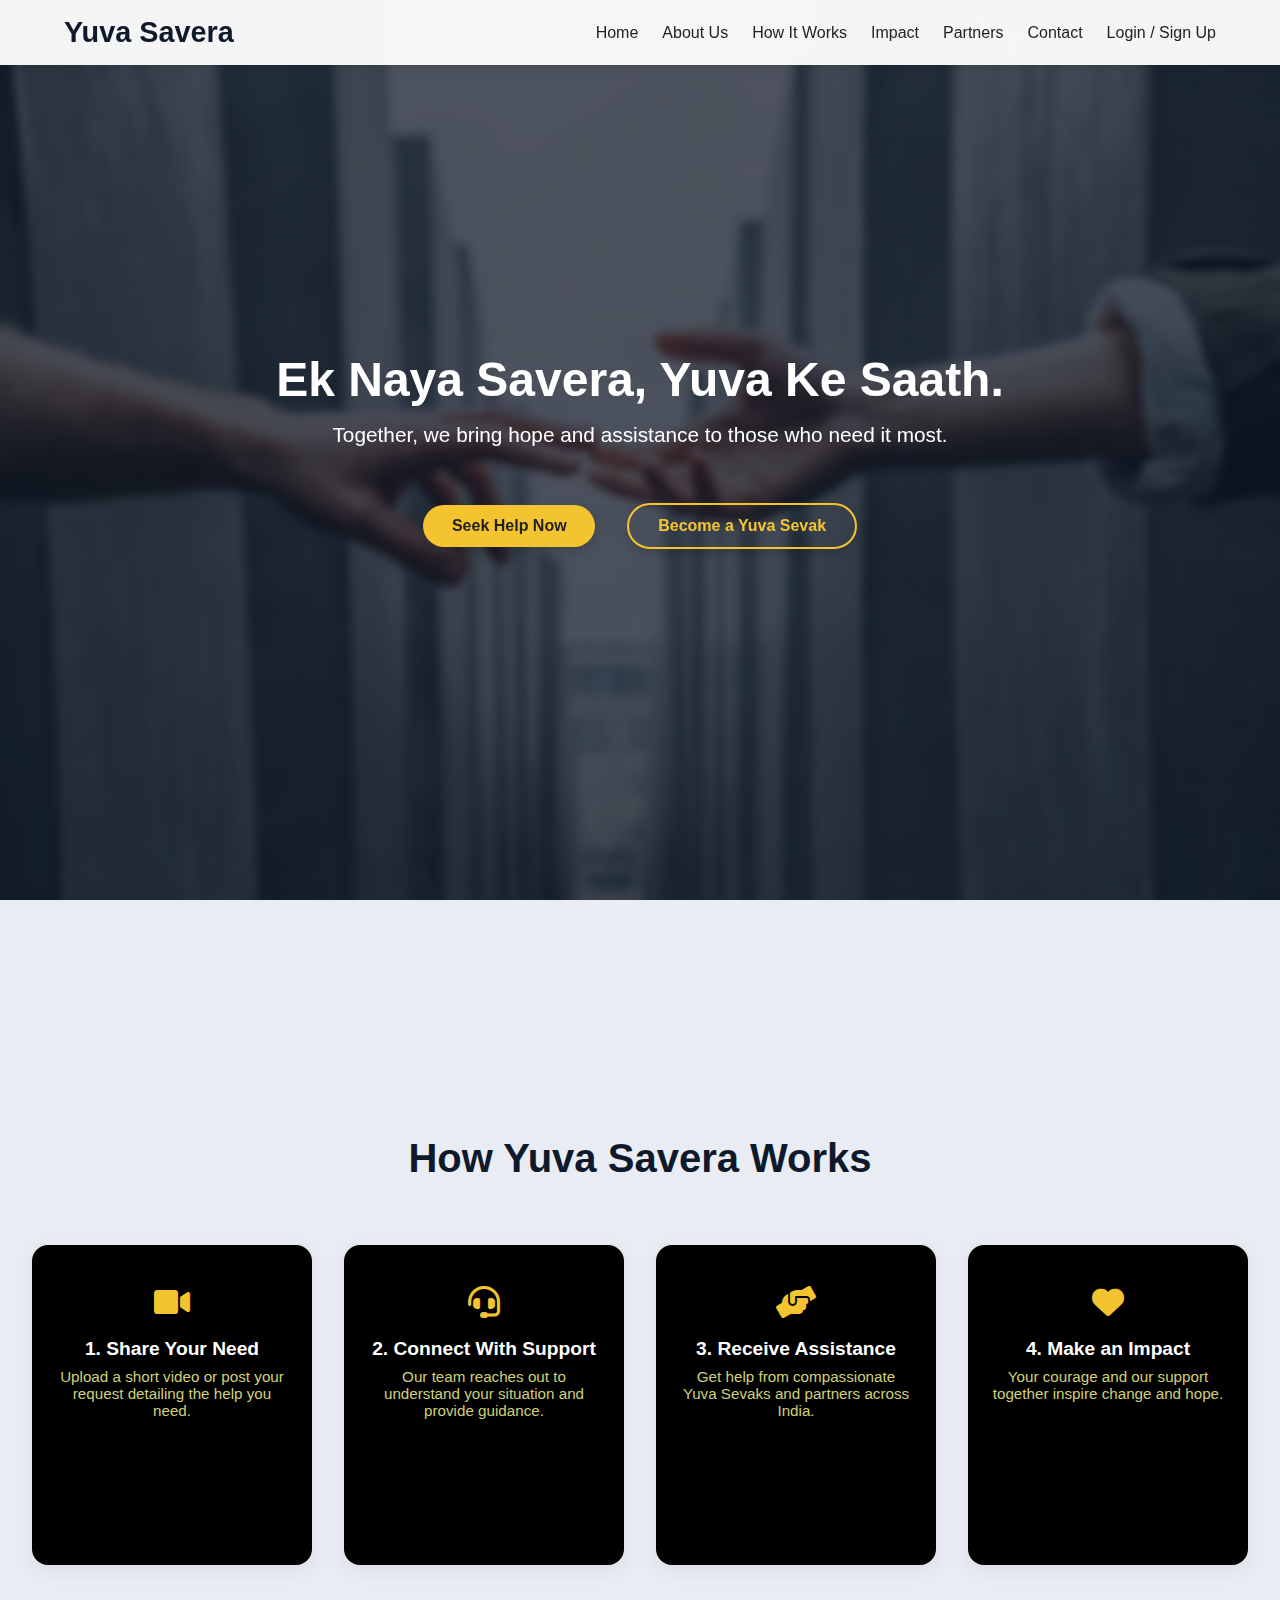
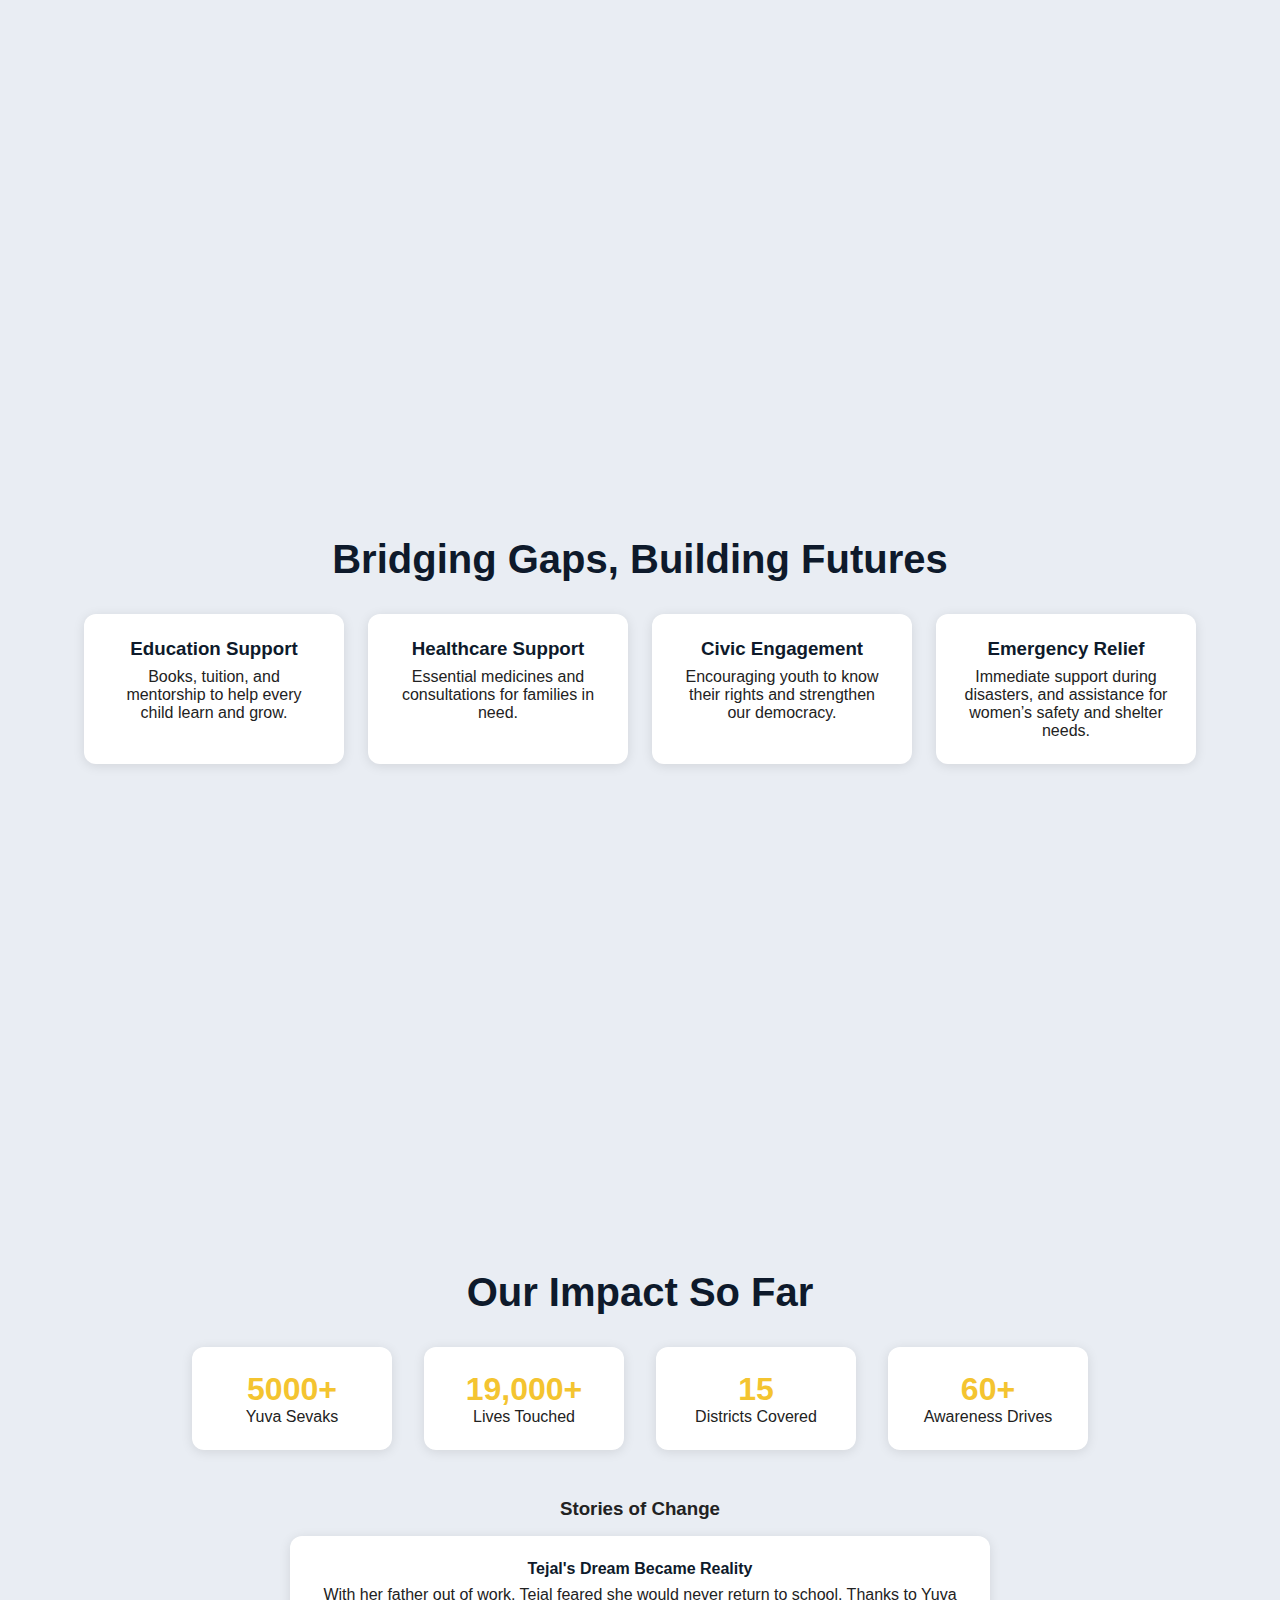
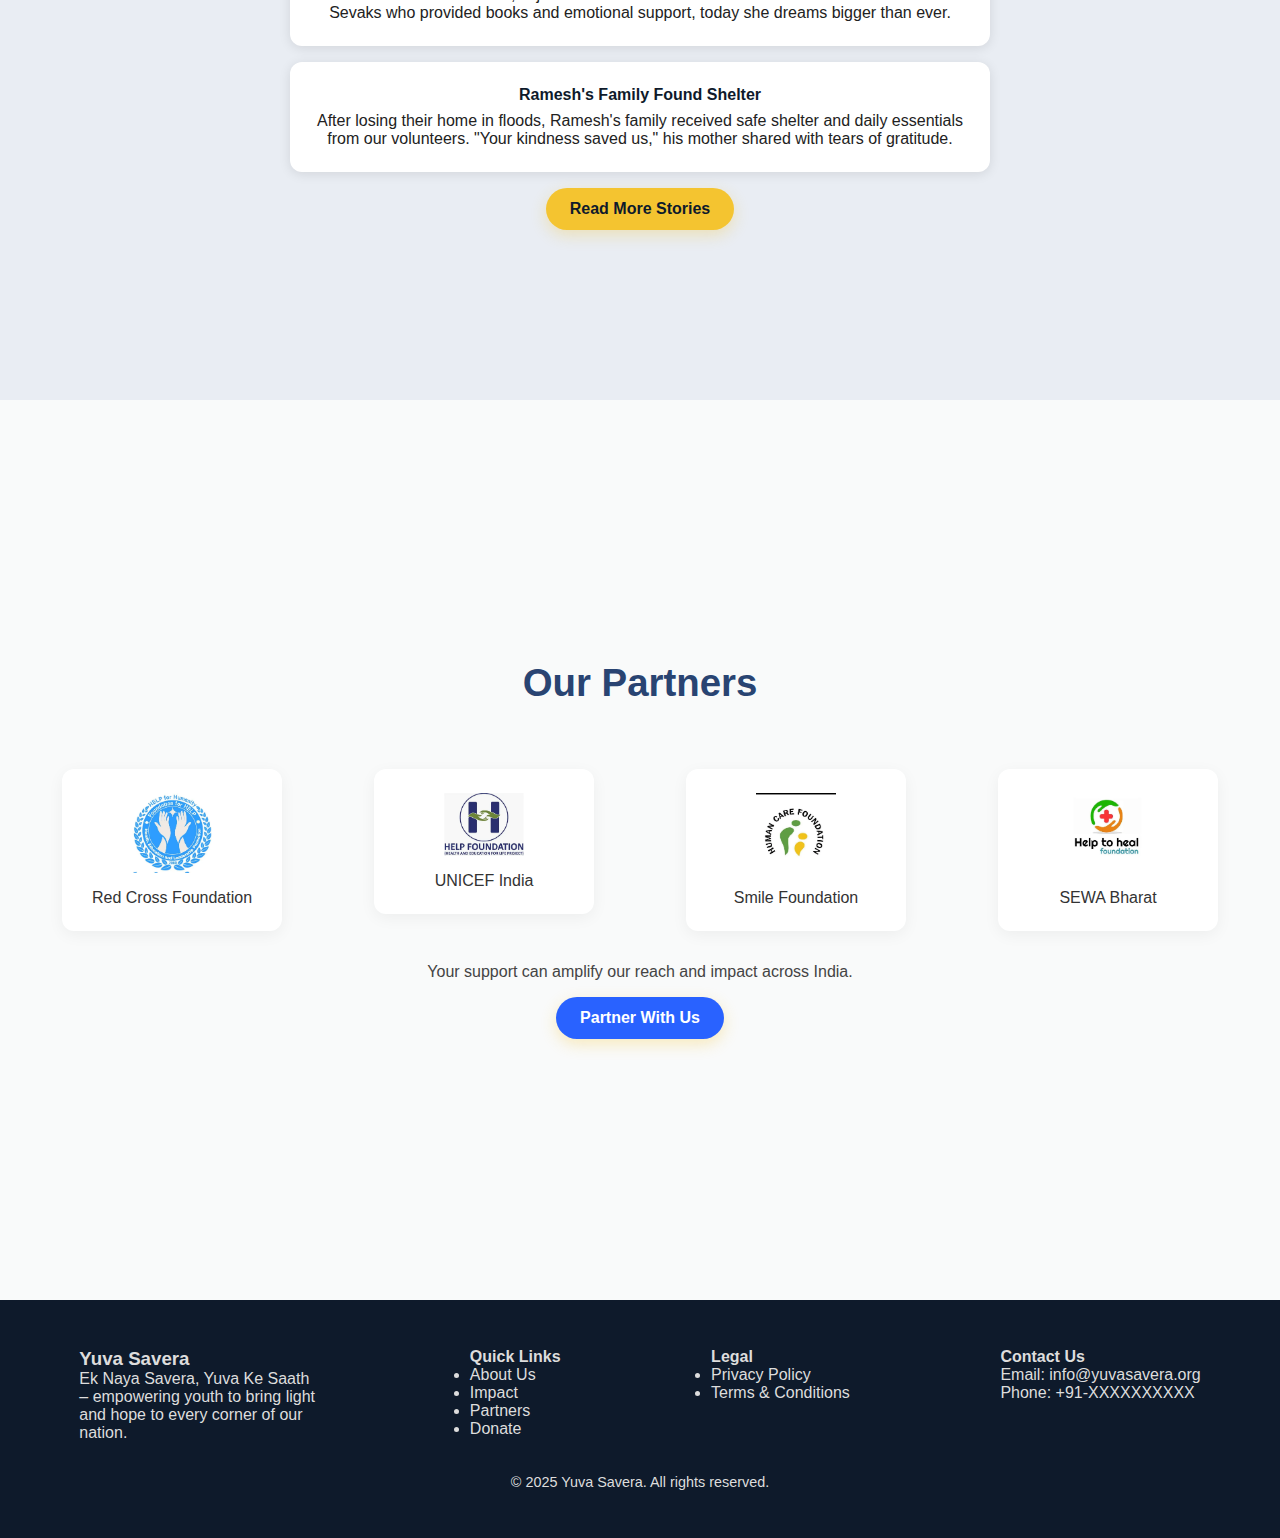
<file: YUVA/prototype-3/index.html>
<!DOCTYPE html>
<html lang="en">
<head>
  <meta charset="UTF-8" />
  <meta name="viewport" content="width=device-width, initial-scale=1.0"/>
  <title>Yuva Savera | Ek Naya Savera, Yuva Ke Saath</title>
  <link rel="stylesheet" href="https://cdnjs.cloudflare.com/ajax/libs/font-awesome/6.0.0-beta3/css/all.min.css">
  <link rel="stylesheet" href="index.css">
</head>
<body>

  <!-- Navigation Bar -->
  <header>
    <nav>
      <div class="logo">Yuva Savera</div>
      <ul class="nav-links">
        <li><a href="#hero">Home</a></li>
        <li><a href="about_us.html">About Us</a></li>
        <li><a href="#how-it-works">How It Works</a></li>
        <li><a href="#impact">Impact</a></li>
        <li><a href="#partners">Partners</a></li>
        <li><a href="contact.html">Contact</a></li>
        <li><a href="login.html">Login / Sign Up</a></li>
      </ul>
    </nav>
  </header>

  <!-- Hero Section -->
  <section id="hero" class="hero">
    <div class="hero-overlay"></div>
    <h1>Ek Naya Savera, Yuva Ke Saath.</h1>
    <p>Together, we bring hope and assistance to those who need it most.</p>
    <div class="hero-buttons">
        <a href="request-help.html" class="btn btn-primary">Seek Help Now</a>
        <a href="volunteers.html" class="btn btn-secondary">Become a Yuva Sevak</a>
    </div>

  </section>

  <!-- About Us -->
  <section id="how-it-works" class="how-it-works">
  <h2>How Yuva Savera Works</h2>
  <div class="steps">
    <div class="step-card">
      <div class="step-icon"><i class="fas fa-video"></i></div>
      <h3>1. Share Your Need</h3>
      <p>Upload a short video or post your request detailing the help you need.</p>
    </div>
    <div class="step-card">
      <div class="step-icon"><i class="fas fa-headset"></i></div>
      <h3>2. Connect With Support</h3>
      <p>Our team reaches out to understand your situation and provide guidance.</p>
    </div>
    <div class="step-card">
      <div class="step-icon"><i class="fas fa-hands-helping"></i></div>
      <h3>3. Receive Assistance</h3>
      <p>Get help from compassionate Yuva Sevaks and partners across India.</p>
    </div>
    <div class="step-card">
      <div class="step-icon"><i class="fas fa-heart"></i></div>
      <h3>4. Make an Impact</h3>
      <p>Your courage and our support together inspire change and hope.</p>
    </div>
  </div>
</section>


  <!-- Bridging Gaps -->
  <section id="bridging-gaps" class="bridging-gaps">
    <h2>Bridging Gaps, Building Futures</h2>
    <div class="gaps">
      <div class="gap">
        <h3>Education Support</h3>
        <p>Books, tuition, and mentorship to help every child learn and grow.</p>
      </div>
      <div class="gap">
        <h3>Healthcare Support</h3>
        <p>Essential medicines and consultations for families in need.</p>
      </div>
      <div class="gap">
        <h3>Civic Engagement</h3>
        <p>Encouraging youth to know their rights and strengthen our democracy.</p>
      </div>
      <div class="gap">
        <h3>Emergency Relief</h3>
        <p>Immediate support during disasters, and assistance for women’s safety and shelter needs.</p>
      </div>
    </div>
  </section>

  <!-- Impact Section -->
  <section id="impact" class="impact">
    <h2>Our Impact So Far</h2>
    <div class="stats">
      <div class="stat">
        <h3>5000+</h3>
        <p>Yuva Sevaks</p>
      </div>
      <div class="stat">
        <h3>19,000+</h3>
        <p>Lives Touched</p>
      </div>
      <div class="stat">
        <h3>15</h3>
        <p>Districts Covered</p>
      </div>
      <div class="stat">
        <h3>60+</h3>
        <p>Awareness Drives</p>
      </div>
    </div>
    <div class="impact-stories">
      <h3>Stories of Change</h3>
      <div class="story-card">
        <h4>Tejal's Dream Became Reality</h4>
        <p>With her father out of work, Tejal feared she would never return to school. Thanks to Yuva Sevaks who provided books and emotional support, today she dreams bigger than ever.</p>
      </div>
      <div class="story-card">
        <h4>Ramesh's Family Found Shelter</h4>
        <p>After losing their home in floods, Ramesh's family received safe shelter and daily essentials from our volunteers. "Your kindness saved us," his mother shared with tears of gratitude.</p>
      </div>
      <a href="impact.html" class="btn">Read More Stories</a>
    </div>
  </section>

  <!-- Partners Section -->
  <section id="partners" class="partners">
  <h2>Our Partners</h2>
  <div class="partner-grid">
    <div class="partner">
      <img src="logo1.jpeg" alt="Red Cross Foundation" />
      <p>Red Cross Foundation</p>
    </div>
    <div class="partner">
      <img src="logo2.jpeg" alt="UNICEF India" />
      <p>UNICEF India</p>
    </div>
    <div class="partner">
      <img src="logo3.jpeg" alt="Smile Foundation" />
      <p>Smile Foundation</p>
    </div>
    <div class="partner">
      <img src="logo4.jpeg" alt="SEWA Bharat" />
      <p>SEWA Bharat</p>
    </div>
  </div>
  <div class="join-movement">
    <p>Your support can amplify our reach and impact across India.</p>
    <a href="partner.html" class="btn btn-primary">Partner With Us</a>
  </div>
</section>


  <!-- Footer -->
  <footer id="contact">
    <div class="footer-content">
      <div>
        <h3>Yuva Savera</h3>
        <p>Ek Naya Savera, Yuva Ke Saath – empowering youth to bring light and hope to every corner of our nation.</p>
      </div>
      <div>
        <h4>Quick Links</h4>
        <ul>
          <li><a href="#about">About Us</a></li>
          <li><a href="#impact">Impact</a></li>
          <li><a href="#partners">Partners</a></li>
          <li><a href="donate.html">Donate</a></li>
        </ul>
      </div>
      <div>
        <h4>Legal</h4>
        <ul>
          <li><a href="#">Privacy Policy</a></li>
          <li><a href="#">Terms & Conditions</a></li>
        </ul>
      </div>
      <div>
        <h4>Contact Us</h4>
        <p>Email: info@yuvasavera.org</p>
        <p>Phone: +91-XXXXXXXXXX</p>
      </div>
    </div>
    <p class="footer-bottom">&copy; 2025 Yuva Savera. All rights reserved.</p>
  </footer>

  <!-- <script>
        // Basic JavaScript for mobile menu toggle (can be expanded)
        document.querySelector('.menu-toggle').addEventListener('click', function() {
            document.querySelector('.main-nav ul').classList.toggle('show');
        });
    </script>
    <script>
	// <![CDATA[  <-- For SVG support
	if ('WebSocket' in window) {
		(function () {
			function refreshCSS() {
				var sheets = [].slice.call(document.getElementsByTagName("link"));
				var head = document.getElementsByTagName("head")[0];
				for (var i = 0; i < sheets.length; ++i) {
					var elem = sheets[i];
					var parent = elem.parentElement || head;
					parent.removeChild(elem);
					var rel = elem.rel;
					if (elem.href && typeof rel != "string" || rel.length == 0 || rel.toLowerCase() == "stylesheet") {
						var url = elem.href.replace(/(&|\?)_cacheOverride=\d+/, '');
						elem.href = url + (url.indexOf('?') >= 0 ? '&' : '?') + '_cacheOverride=' + (new Date().valueOf());
					}
					parent.appendChild(elem);
				}
			}
			var protocol = window.location.protocol === 'http:' ? 'ws://' : 'wss://';
			var address = protocol + window.location.host + window.location.pathname + '/ws';
			var socket = new WebSocket(address);
			socket.onmessage = function (msg) {
				if (msg.data == 'reload') window.location.reload();
				else if (msg.data == 'refreshcss') refreshCSS();
			};
			if (sessionStorage && !sessionStorage.getItem('IsThisFirstTime_Log_From_LiveServer')) {
				console.log('Live reload enabled.');
				sessionStorage.setItem('IsThisFirstTime_Log_From_LiveServer', true);
			}
		})();
	}
	else {
		console.error('Upgrade your browser. This Browser is NOT supported WebSocket for Live-Reloading.');
	}
	// ]]>
</script> -->

</body>
</html>
</file>
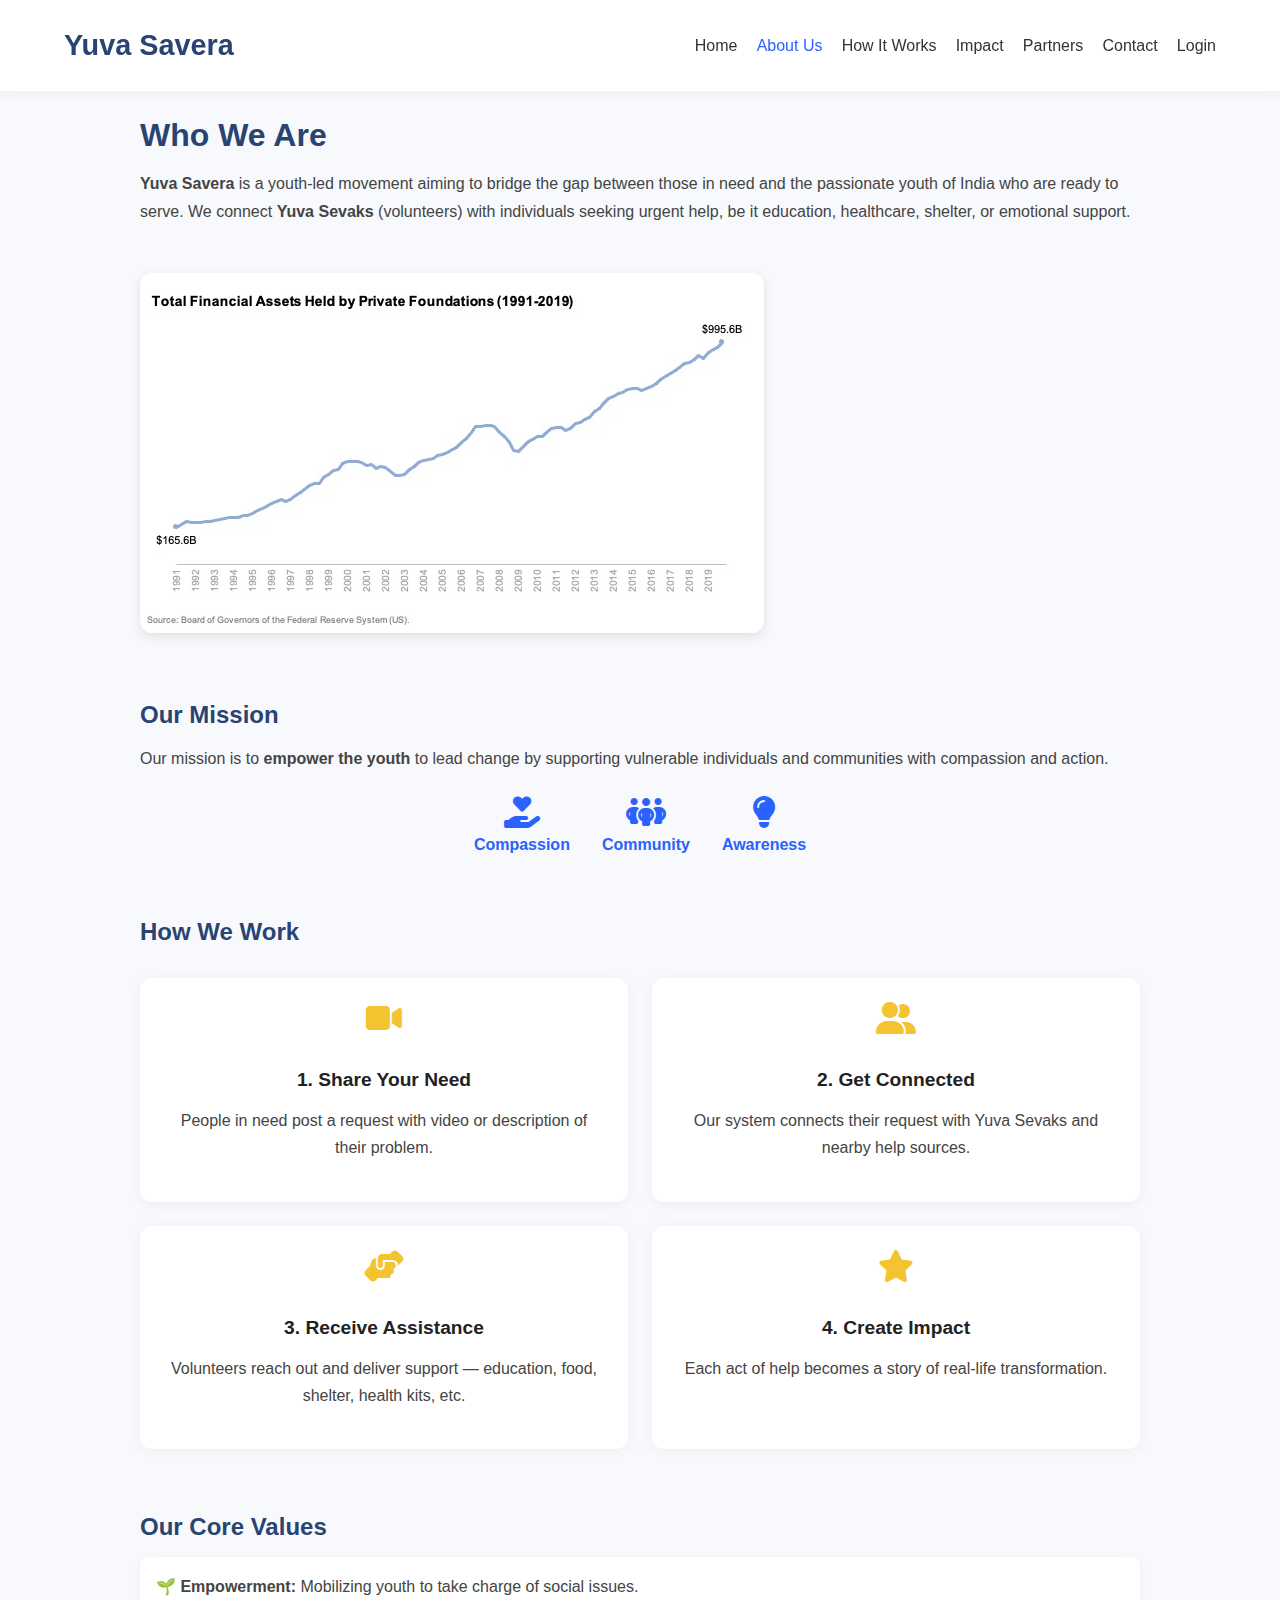
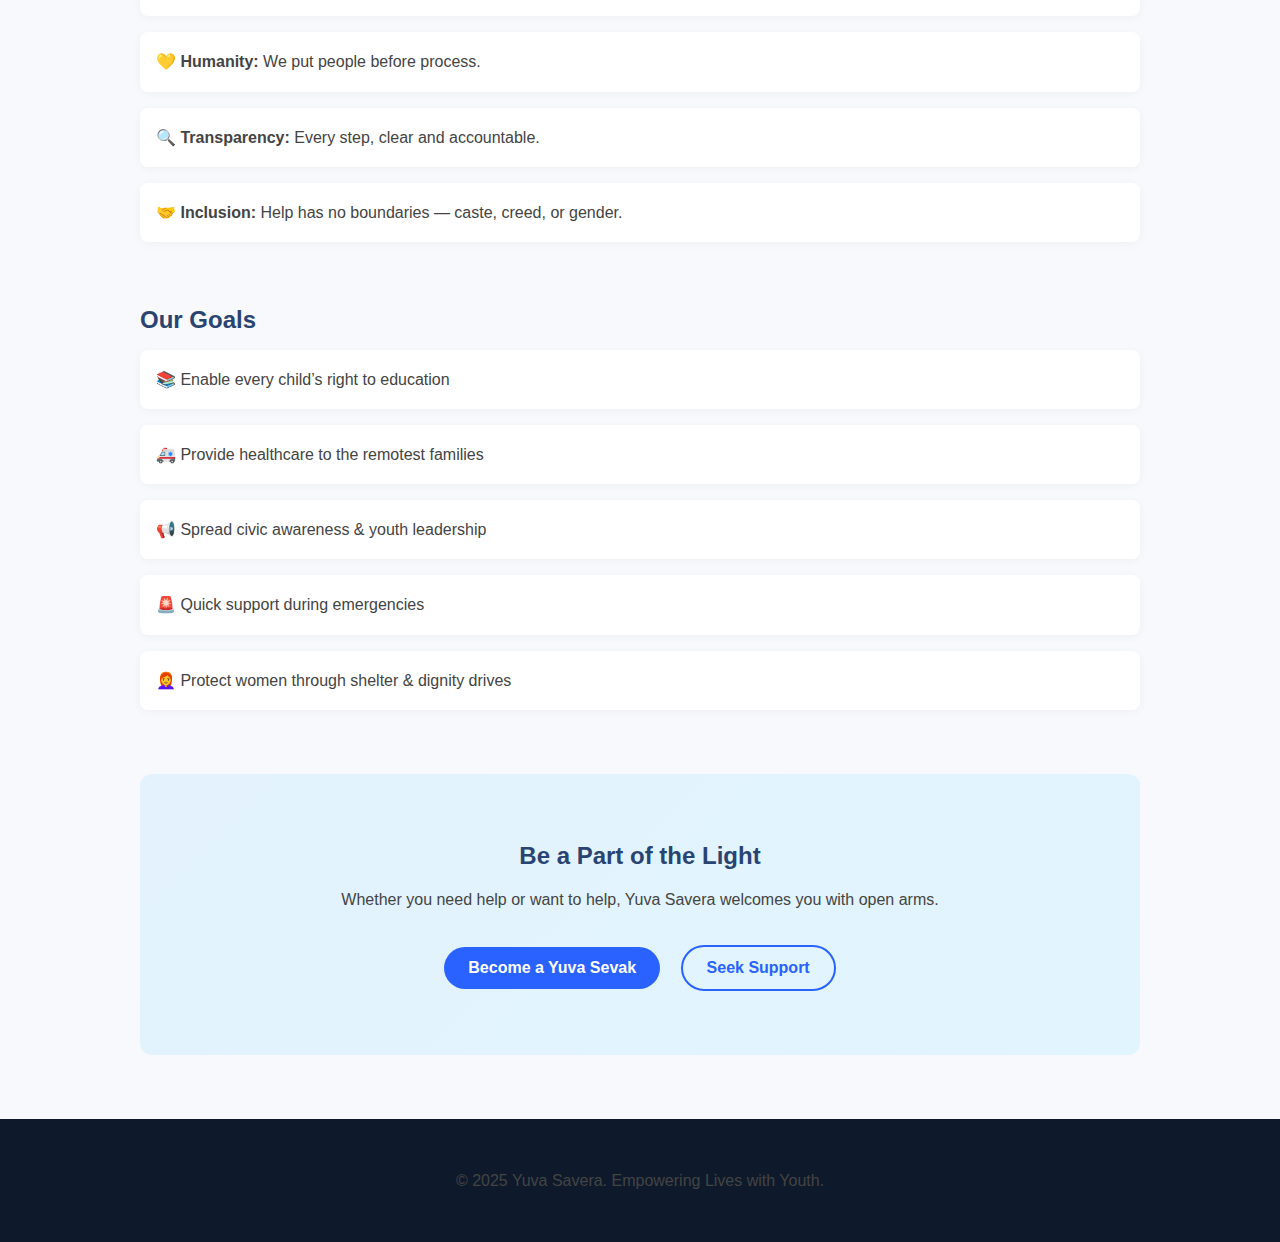
<file: YUVA/prototype-3/about_us.html>
<!DOCTYPE html>
<html lang="en">
<head>
  <meta charset="UTF-8" />
  <meta name="viewport" content="width=device-width, initial-scale=1.0"/>
  <title>About Us | Yuva Savera</title>
  
  <link rel="stylesheet" href="https://cdnjs.cloudflare.com/ajax/libs/font-awesome/6.4.0/css/all.min.css"/>
  <link rel="stylesheet" href="about.css" />
</head>
<body>

  <!-- Navigation Bar -->
  <header>
    <nav>
      <div class="logo">Yuva Savera</div>
      <ul class="nav-links">
        <li><a href="index.html#hero">Home</a></li>
        <li><a href="about-us.html" class="active">About Us</a></li>
        <li><a href="index.html#how-it-works">How It Works</a></li>
        <li><a href="index.html#impact">Impact</a></li>
        <li><a href="index.html#partners">Partners</a></li>
        <li><a href="contact.html">Contact</a></li>
        <li><a href="login.html">Login</a></li>
      </ul>
    </nav>
  </header>

  <main class="about-section">

    <section class="intro">
      <h1>Who We Are</h1>
      <p>
        <strong>Yuva Savera</strong> is a youth-led movement aiming to bridge the gap between those in need and the passionate youth of India who are ready to serve. We connect <strong>Yuva Sevaks</strong> (volunteers) with individuals seeking urgent help, be it education, healthcare, shelter, or emotional support.
      </p>
      <img src="about_chart.jpeg" alt="Our Mission Graphic" class="graphic" />
    </section>

    <section class="mission">
      <h2>Our Mission</h2>
      <p>
        Our mission is to <strong>empower the youth</strong> to lead change by supporting vulnerable individuals and communities with compassion and action.
      </p>
      <div class="icons">
        <div><i class="fas fa-hand-holding-heart"></i><span>Compassion</span></div>
        <div><i class="fas fa-people-group"></i><span>Community</span></div>
        <div><i class="fas fa-lightbulb"></i><span>Awareness</span></div>
      </div>
    </section>

    <section class="how-it-works">
      <h2>How We Work</h2>
      <div class="work-flow">
        <div class="step">
          <i class="fas fa-video"></i>
          <h3>1. Share Your Need</h3>
          <p>People in need post a request with video or description of their problem.</p>
        </div>
        <div class="step">
          <i class="fas fa-user-friends"></i>
          <h3>2. Get Connected</h3>
          <p>Our system connects their request with Yuva Sevaks and nearby help sources.</p>
        </div>
        <div class="step">
          <i class="fas fa-hands-helping"></i>
          <h3>3. Receive Assistance</h3>
          <p>Volunteers reach out and deliver support — education, food, shelter, health kits, etc.</p>
        </div>
        <div class="step">
          <i class="fas fa-star"></i>
          <h3>4. Create Impact</h3>
          <p>Each act of help becomes a story of real-life transformation.</p>
        </div>
      </div>
    </section>

    <section class="values">
      <h2>Our Core Values</h2>
      <ul>
        <li><strong>🌱 Empowerment:</strong> Mobilizing youth to take charge of social issues.</li>
        <li><strong>💛 Humanity:</strong> We put people before process.</li>
        <li><strong>🔍 Transparency:</strong> Every step, clear and accountable.</li>
        <li><strong>🤝 Inclusion:</strong> Help has no boundaries — caste, creed, or gender.</li>
      </ul>
    </section>

    <section class="goals">
      <h2>Our Goals</h2>
      <ul>
        <li>📚 Enable every child’s right to education</li>
        <li>🚑 Provide healthcare to the remotest families</li>
        <li>📢 Spread civic awareness & youth leadership</li>
        <li>🚨 Quick support during emergencies</li>
        <li>👩‍🦰 Protect women through shelter & dignity drives</li>
      </ul>
    </section>

    <section class="cta">
      <h2>Be a Part of the Light</h2>
      <p>Whether you need help or want to help, Yuva Savera welcomes you with open arms.</p>
      <a href="login.html" class="btn">Become a Yuva Sevak</a>
      <a href="login.html" class="btn btn-secondary">Seek Support</a>
    </section>

  </main>

  <footer>
    <p>&copy; 2025 Yuva Savera. Empowering Lives with Youth.</p>
  </footer>

</body>
</html>
</file>
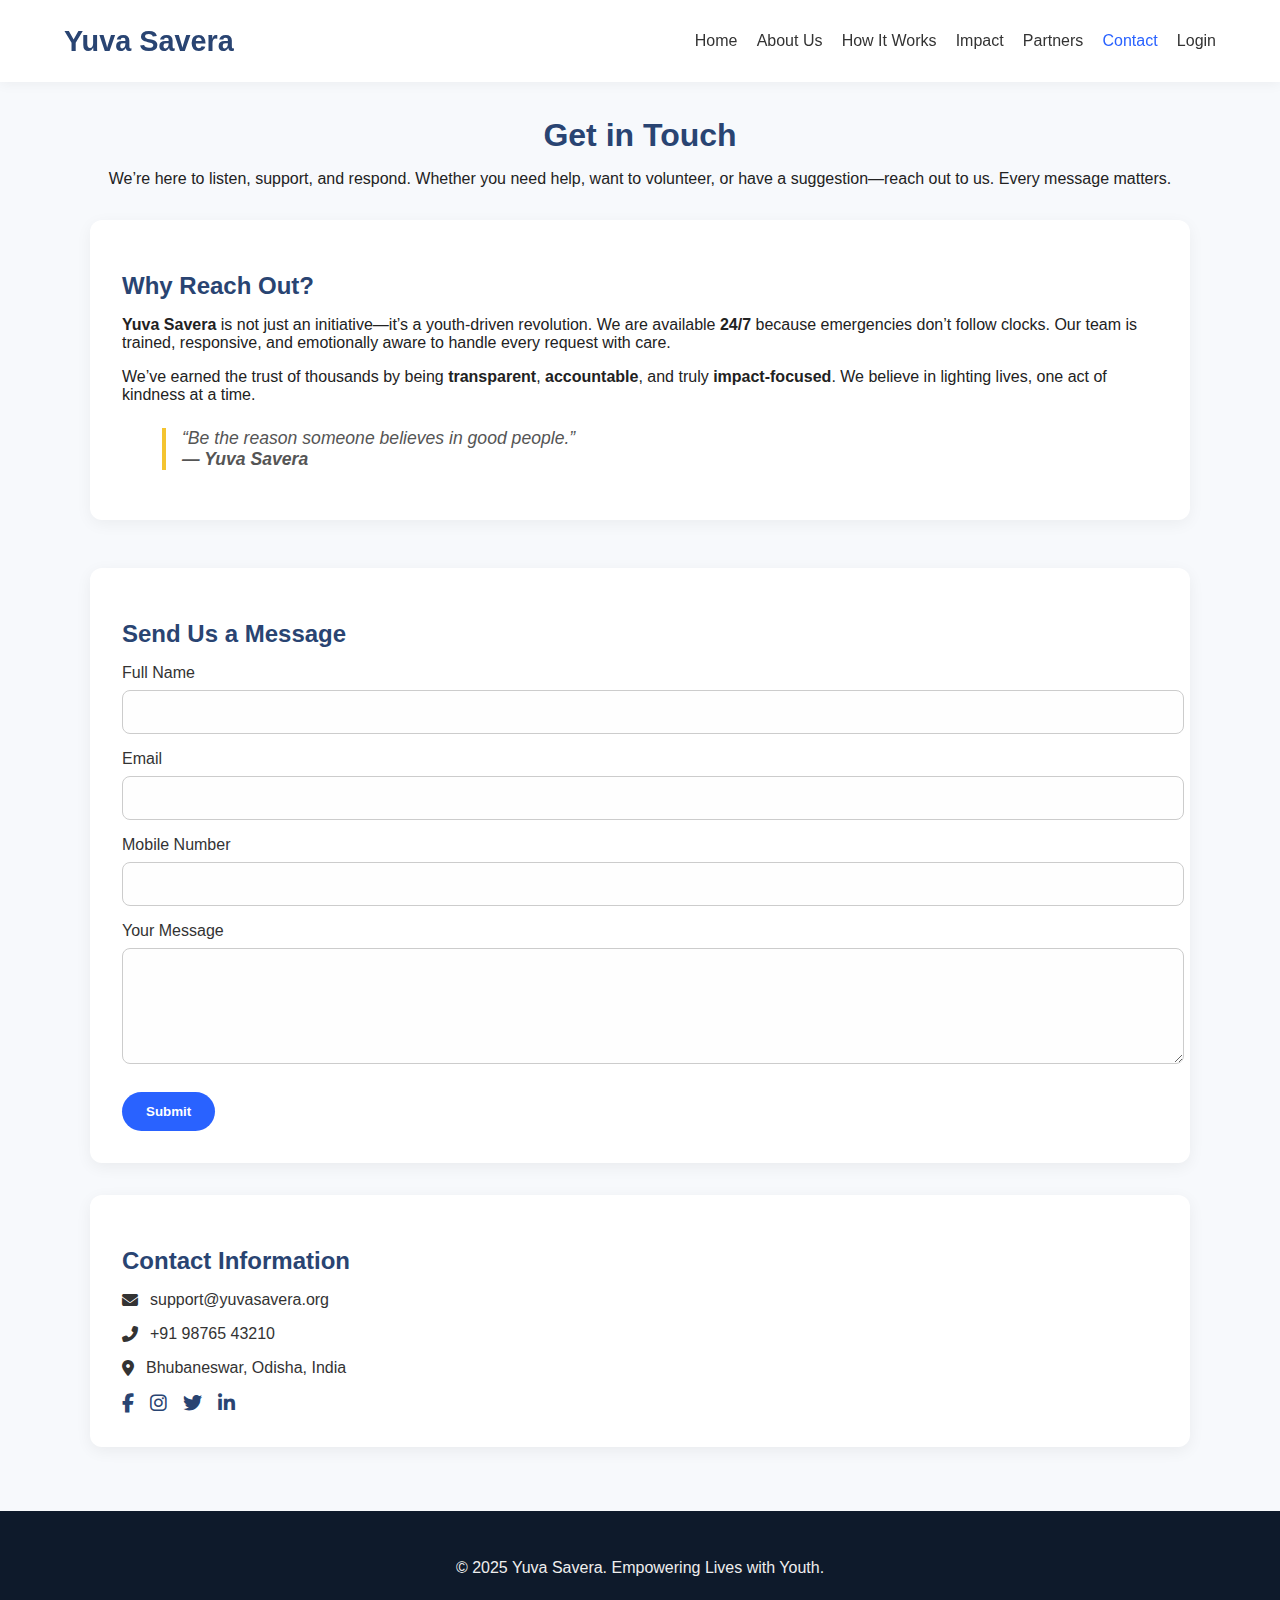
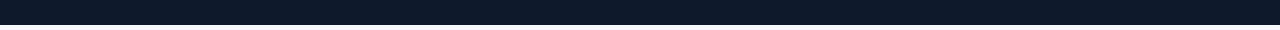
<file: YUVA/prototype-3/contact.html>
<!DOCTYPE html>
<html lang="en">
<head>
  <meta charset="UTF-8" />
  <meta name="viewport" content="width=device-width, initial-scale=1.0"/>
  <title>Contact Us | Yuva Savera</title>
  <link rel="stylesheet" href="contact.css" />
  <link rel="stylesheet" href="https://cdnjs.cloudflare.com/ajax/libs/font-awesome/6.4.0/css/all.min.css"/>
</head>
<body>

  <!-- Navigation Bar -->
  <header>
    <nav>
      <div class="logo">Yuva Savera</div>
      <ul class="nav-links">
        <li><a href="index.html#hero">Home</a></li>
        <li><a href="about-us.html">About Us</a></li>
        <li><a href="index.html#how-it-works">How It Works</a></li>
        <li><a href="index.html#impact">Impact</a></li>
        <li><a href="index.html#partners">Partners</a></li>
        <li><a href="contact-us.html" class="active">Contact</a></li>
        <li><a href="login.html">Login</a></li>
      </ul>
    </nav>
  </header>

  <!-- Main Contact Section -->
  <main class="contact-section">
    <section class="contact-intro">
      <h1>Get in Touch</h1>
      <p>
        We’re here to listen, support, and respond. Whether you need help, want to volunteer, or have a suggestion—reach out to us. Every message matters.
      </p>
    </section>

    <section class="motivational">
      <h2>Why Reach Out?</h2>
      <p>
        <strong>Yuva Savera</strong> is not just an initiative—it’s a youth-driven revolution. We are available <strong>24/7</strong> because emergencies don’t follow clocks. Our team is trained, responsive, and emotionally aware to handle every request with care.
      </p>
      <p>
        We’ve earned the trust of thousands by being <strong>transparent</strong>, <strong>accountable</strong>, and truly <strong>impact-focused</strong>. We believe in lighting lives, one act of kindness at a time.
      </p>
      <blockquote>
        <em>“Be the reason someone believes in good people.”</em><br>
        <strong>— Yuva Savera</strong>
      </blockquote>
    </section>

    <section class="contact-content">
      <div class="contact-form">
        <h2>Send Us a Message</h2>
        <form action="#" method="POST">
          <label for="name">Full Name</label>
          <input type="text" id="name" name="name" required>

          <label for="email">Email</label>
          <input type="email" id="email" name="email" required>

          <label for="mobile">Mobile Number</label>
          <input type="tel" id="mobile" name="mobile" required>

          <label for="message">Your Message</label>
          <textarea id="message" name="message" rows="5" required></textarea>

          <button type="submit" class="btn">Submit</button>
        </form>
      </div>

      <div class="contact-info">
        <h2>Contact Information</h2>
        <p><i class="fas fa-envelope"></i> support@yuvasavera.org</p>
        <p><i class="fas fa-phone-alt"></i> +91 98765 43210</p>
        <p><i class="fas fa-map-marker-alt"></i> Bhubaneswar, Odisha, India</p>

        <div class="social-links">
          <a href="#"><i class="fab fa-facebook-f"></i></a>
          <a href="#"><i class="fab fa-instagram"></i></a>
          <a href="#"><i class="fab fa-twitter"></i></a>
          <a href="#"><i class="fab fa-linkedin-in"></i></a>
        </div>
      </div>
    </section>
  </main>

  <footer>
    <p>&copy; 2025 Yuva Savera. Empowering Lives with Youth.</p>
  </footer>

</body>
</html>
</file>
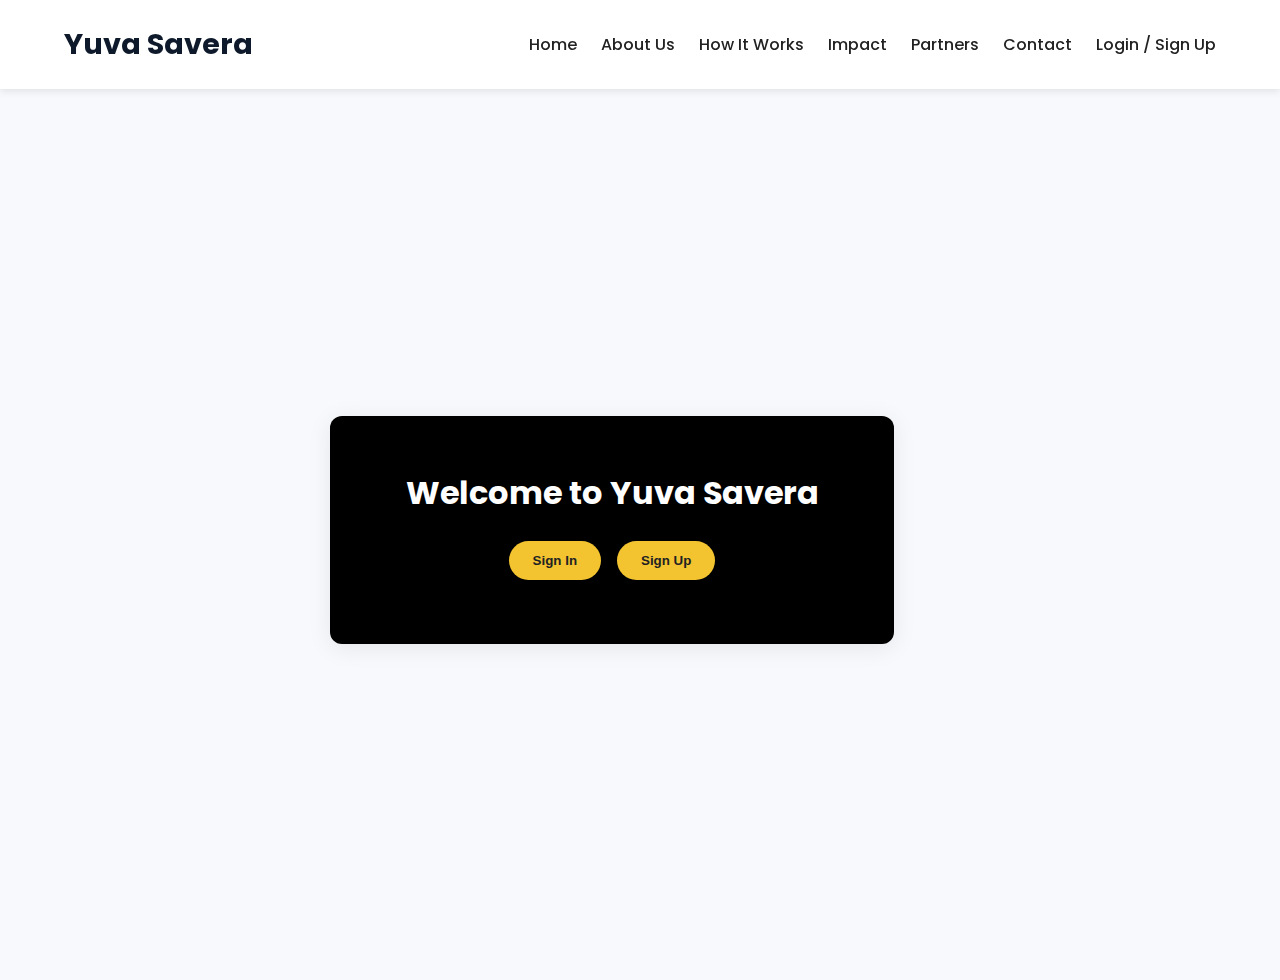
<file: YUVA/prototype-3/login.html>
<!DOCTYPE html>
<html lang="en">
<head>
  <meta charset="UTF-8" />
  <meta name="viewport" content="width=device-width, initial-scale=1.0"/>
  <title>Login / Sign Up | Yuva Savera</title>
  <link rel="stylesheet" href="login.css" />
  <!-- Font Awesome (for icons) -->
  <link rel="stylesheet" href="https://cdnjs.cloudflare.com/ajax/libs/font-awesome/6.4.0/css/all.min.css"/>
</head>
<body>

  <!-- Navigation Bar -->
  <header>
    <nav>
      <div class="logo">Yuva Savera</div>
      <ul class="nav-links">
        <li><a href="index.html#hero">Home</a></li>
        <li><a href="about_us.html">About Us</a></li>
        <li><a href="index.html#how-it-works">How It Works</a></li>
        <li><a href="index.html#impact">Impact</a></li>
        <li><a href="index.html#partners">Partners</a></li>
        <li><a href="contact.html">Contact</a></li>
        <li><a href="login.html">Login / Sign Up</a></li>
      </ul>
    </nav>
  </header>

  <!-- Main Container -->
  <main class="auth-container">
    <h1>Welcome to Yuva Savera</h1>
    <div class="auth-buttons">
      <button id="show-signin">Sign In</button>
      <button id="show-signup">Sign Up</button>
    </div>

    <!-- Sign In Form -->
    <form id="signin-form" class="hidden">
      <h2>Sign In</h2>
      <label for="signin-contact">Mobile or Email</label>
      <input type="text" id="signin-contact" name="signin-contact" required />

      <label for="signin-password">Password</label>
      <input type="password" id="signin-password" name="signin-password" required />

      <a href="#" class="forgot-link">Forgot password?</a>

      <button type="submit">Sign In</button>
    </form>

    <!-- Sign Up Form -->
    <form id="signup-form" class="hidden">
      <h2>Sign Up</h2>

      <!-- Register as -->
      <label for="register-as">Register as:</label>
      <select id="register-as" name="register-as" required>
        <option value="">Select...</option>
        <option value="yuva-sevak">Yuva Sevak (Volunteer)</option>
        <option value="needy">Needy Individual</option>
      </select>

      <!-- Personal Details -->
      <label for="name">Full Name</label>
      <input type="text" id="name" name="name" required />

      <label for="contact">Contact Information</label>
      <input type="text" id="contact" name="contact" required />

      <label for="address">Address</label>
      <textarea id="address" name="address" rows="2" required></textarea>

      <!-- Aadhaar (only if Needy) -->
      <div id="aadhaar-section" class="hidden">
        <label for="aadhaar">Aadhaar Number</label>
        <input type="text" id="aadhaar" name="aadhaar" />
      </div>

      <!-- Profession -->
      <label for="profession">Profession</label>
      <input type="text" id="profession" name="profession" />

      <!-- Skills (only if Yuva Sevak) -->
      <div id="skills-section" class="hidden">
        <label for="skills">Skills</label>
        <input type="text" id="skills" name="skills" placeholder="e.g., Teaching, First Aid" />
      </div>

      <!-- DOB and Age -->
      <label for="dob">Date of Birth</label>
      <input type="date" id="dob" name="dob" required />

      <label for="age">Age</label>
      <input type="number" id="age" name="age" readonly />

      <button type="submit">Register</button>
    </form>
  </main>

  <form id="signin-form">
      </form>

    <form id="signup-form" class="hidden">
      </form>
  </main>

    <script src="login.js"></script>
</body>
</html>
</file>
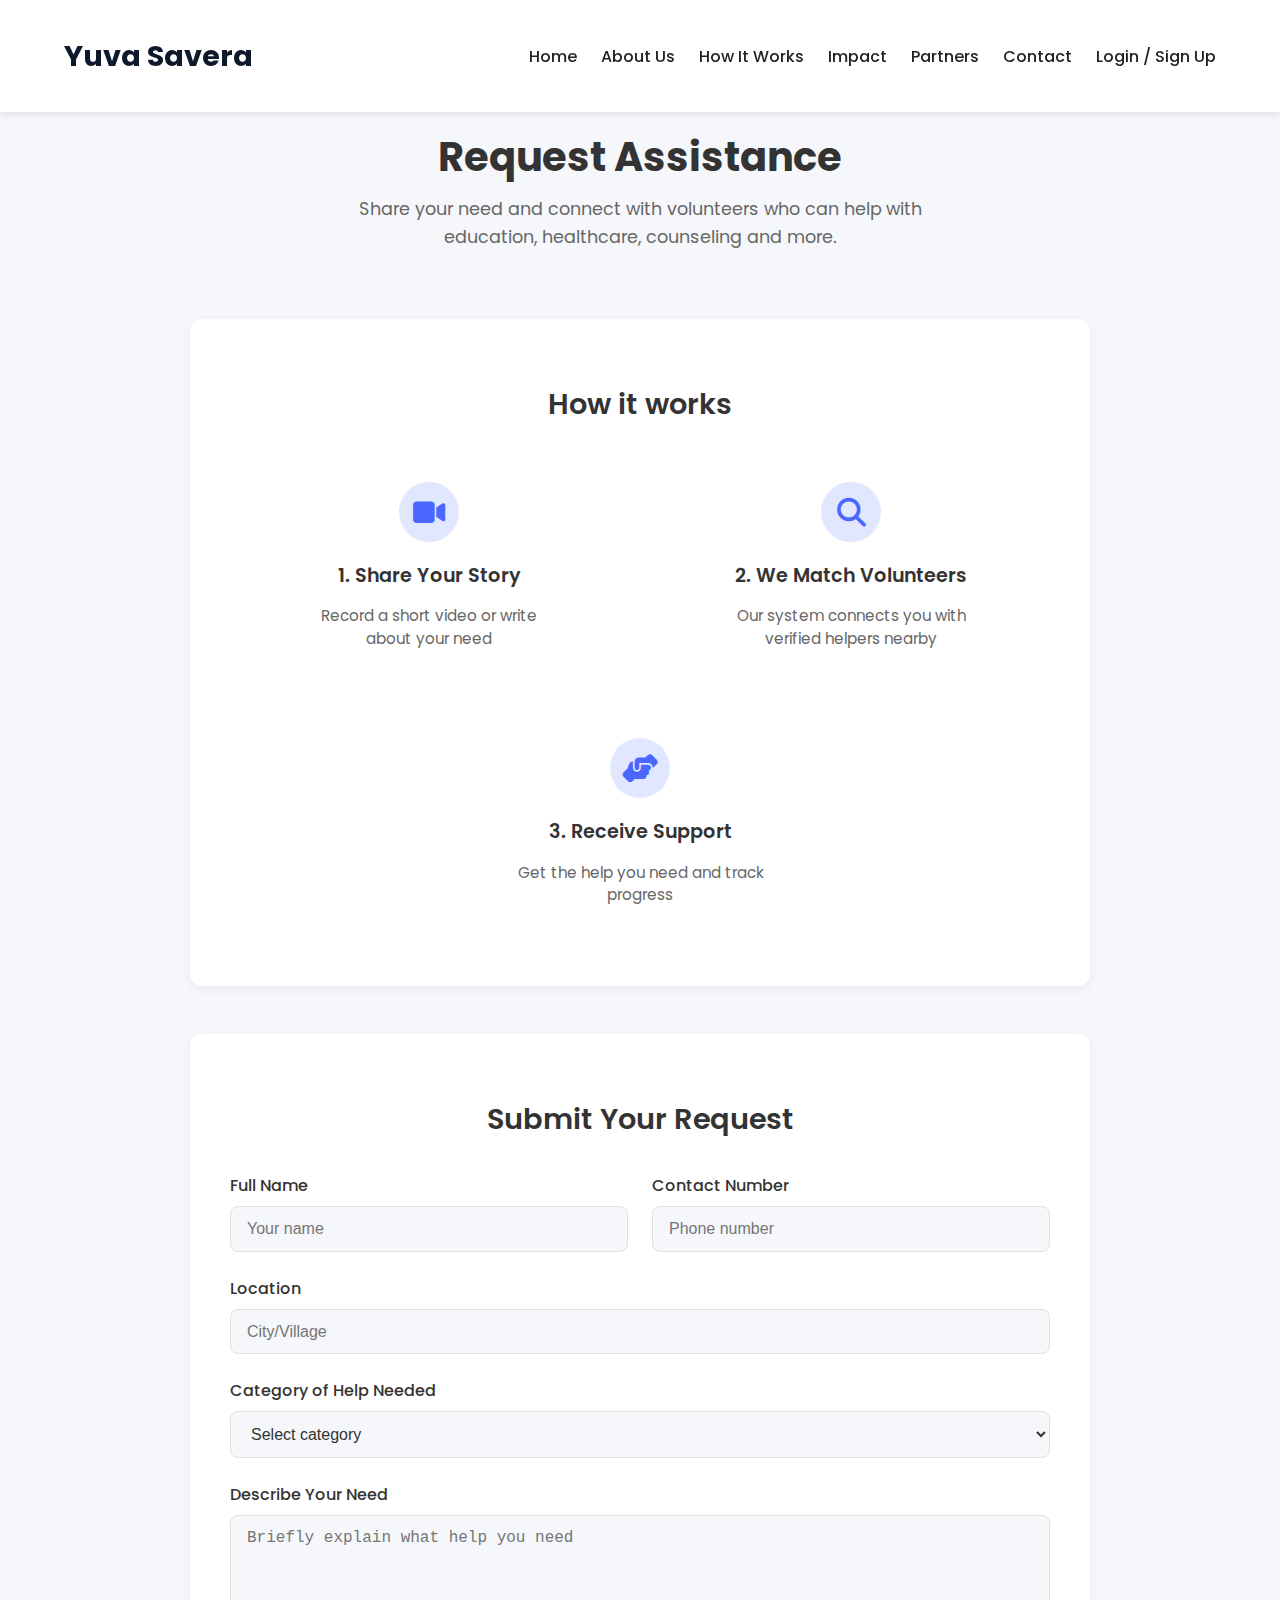
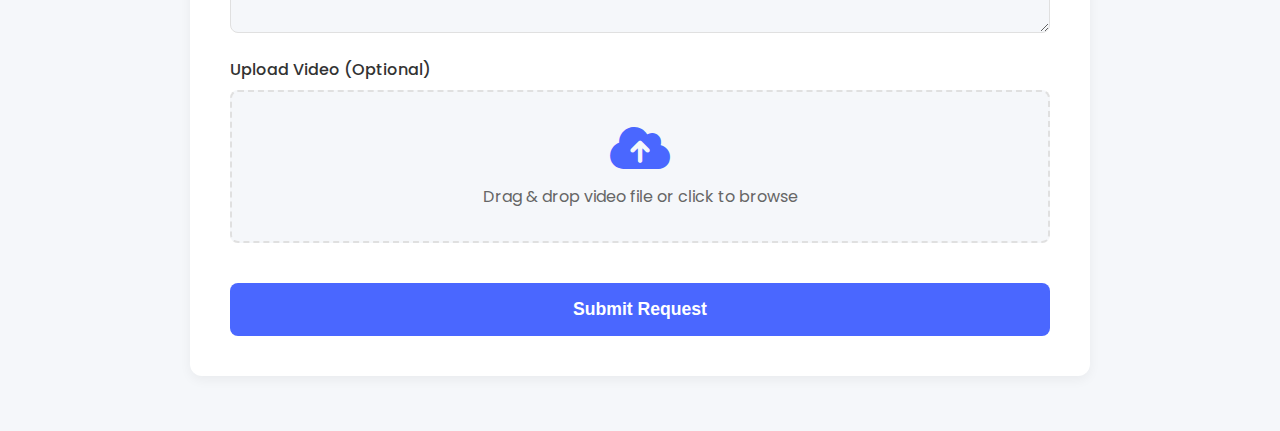
<file: YUVA/prototype-3/request-help.html>
<!DOCTYPE html>
<html lang="en">
<head>
    <meta charset="UTF-8" />
    <meta name="viewport" content="width=device-width, initial-scale=1.0" />
    <title>Request Assistance | Yuva Savera</title>
    <!-- Link to your CSS file -->
    <link rel="stylesheet" href="request-help.css" />
    <!-- Font Awesome (for icons) -->
    <link rel="stylesheet" href="https://cdnjs.cloudflare.com/ajax/libs/font-awesome/6.4.0/css/all.min.css" />
    <!-- Poppins Font -->
    <link href="https://fonts.googleapis.com/css2?family=Poppins:wght@400;500;600;700&display=swap" rel="stylesheet">
</head>
<body>

    <!-- Navigation Bar -->
    <header class="navbar-header">
        <nav>
            <div class="logo">Yuva Savera</div>
            <ul class="nav-links">
                <li><a href="index.html#hero">Home</a></li>
                <li><a href="about_us.html">About Us</a></li>
                <li><a href="index.html#how-it-works">How It Works</a></li>
                <li><a href="index.html#impact">Impact</a></li>
                <li><a href="index.html#partners">Partners</a></li>
                <li><a href="contact.html">Contact</a></li>
                <li><a href="login.html">Login / Sign Up</a></li>
            </ul>
        </nav>
    </header>

    <!-- Main Content Wrapper -->
    <div class="page-wrapper">
        <header class="main-header">
            <h1>Request Assistance</h1>
            <p>Share your need and connect with volunteers who can help with education, healthcare, counseling and more.</p>
        </header>

        <!-- How It Works Section -->
        <section class="how-it-works-section">
            <h2>How it works</h2>
            <div class="steps-container">
                <div class="step-card">
                    <div class="icon-circle"><i class="fas fa-video"></i></div>
                    <h3>1. Share Your Story</h3>
                    <p>Record a short video or write about your need</p>
                </div>
                <div class="step-card">
                    <div class="icon-circle"><i class="fas fa-search"></i></div>
                    <h3>2. We Match Volunteers</h3>
                    <p>Our system connects you with verified helpers nearby</p>
                </div>
                <div class="step-card">
                    <div class="icon-circle"><i class="fas fa-hands-helping"></i></div>
                    <h3>3. Receive Support</h3>
                    <p>Get the help you need and track progress</p>
                </div>
            </div>
        </section>

        <!-- Submit Your Request Form Section -->
        <section class="submit-request-section">
            <h2>Submit Your Request</h2>
            <form class="request-form">
                <div class="form-row">
                    <div class="form-group">
                        <label for="full-name">Full Name</label>
                        <input type="text" id="full-name" name="full-name" placeholder="Your name" required />
                    </div>
                    <div class="form-group">
                        <label for="contact-number">Contact Number</label>
                        <input type="tel" id="contact-number" name="contact-number" placeholder="Phone number" required />
                    </div>
                </div>

                <div class="form-group">
                    <label for="location">Location</label>
                    <input type="text" id="location" name="location" placeholder="City/Village" required />
                </div>

                <div class="form-group">
                    <label for="category">Category of Help Needed</label>
                    <select id="category" name="category" required>
                        <option value="">Select category</option>
                        <option value="education">Education</option>
                        <option value="healthcare">Healthcare</option>
                        <option value="counseling">Counseling</option>
                        <option value="food">Food Assistance</option>
                        <option value="shelter">Shelter</option>
                        <option value="other">Other</option>
                    </select>
                </div>

                <div class="form-group">
                    <label for="description">Describe Your Need</label>
                    <textarea id="description" name="description" rows="5" placeholder="Briefly explain what help you need"></textarea>
                </div>

                <div class="form-group">
                    <label>Upload Video (Optional)</label>
                    <div class="upload-area">
                        <i class="fas fa-cloud-upload-alt"></i>
                        <p>Drag & drop video file or click to browse</p>
                        <input type="file" id="video-upload" name="video-upload" accept="video/*" />
                    </div>
                </div>

                <button type="submit" class="submit-btn">Submit Request</button>
            </form>
        </section>
    </div>

</body>
</html>
</file>
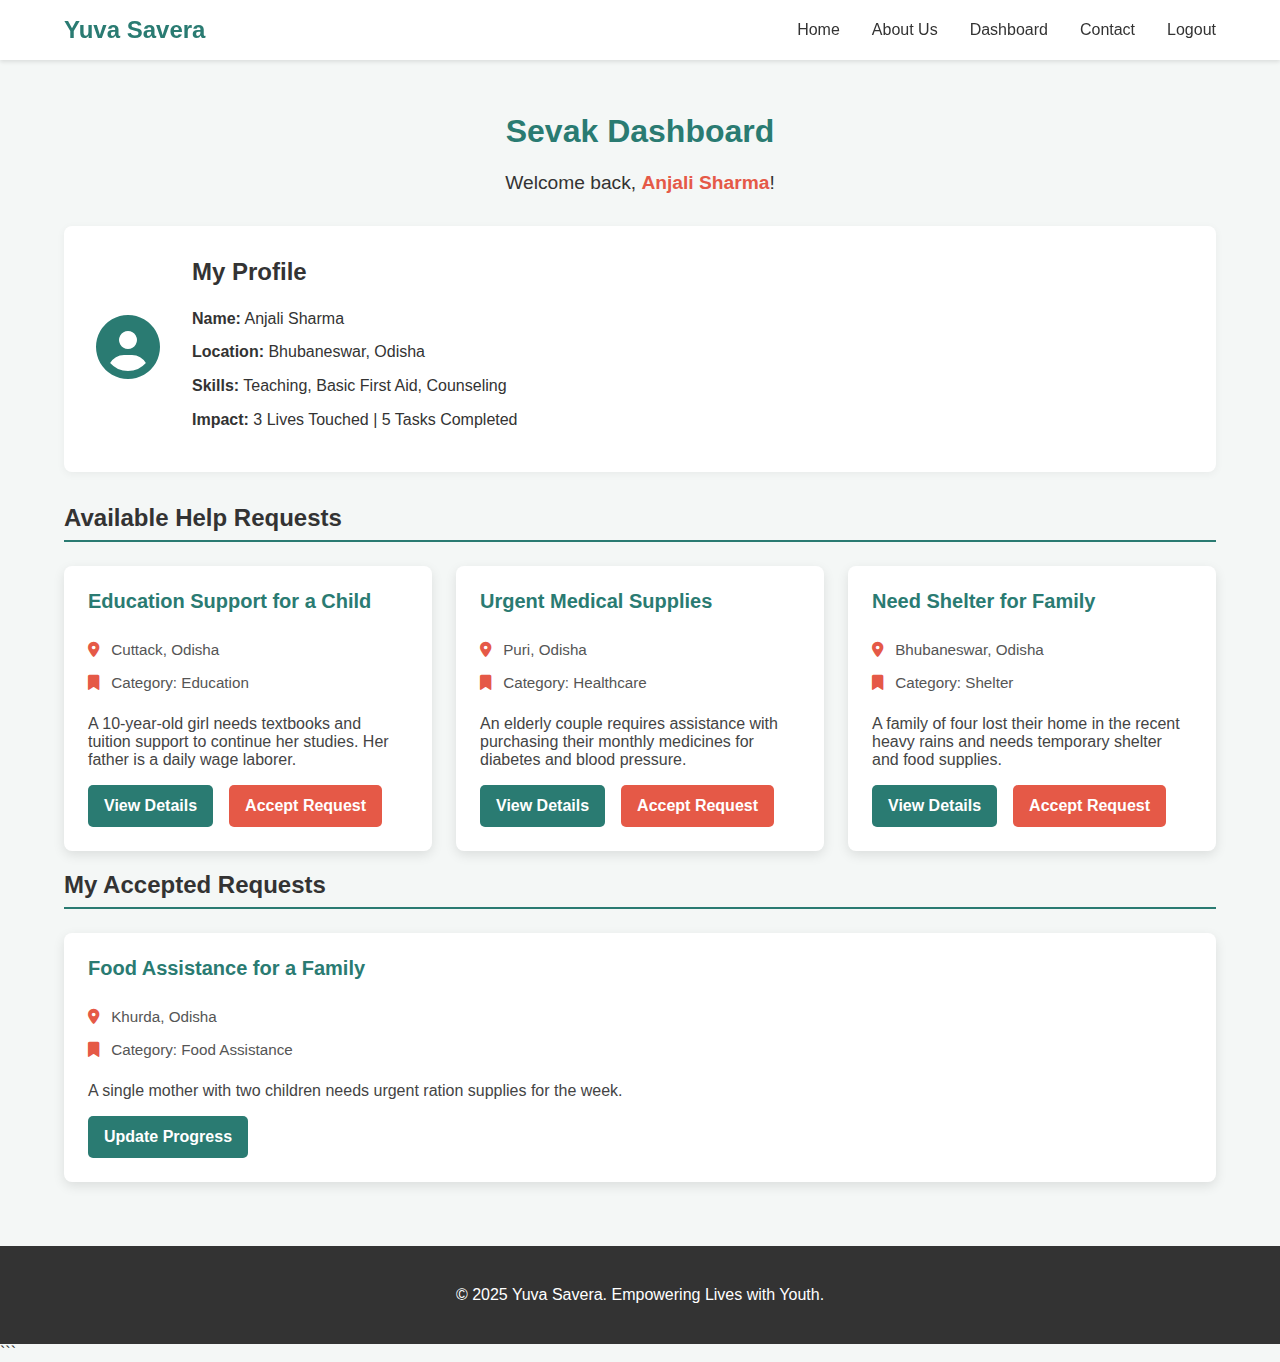
<file: YUVA/prototype-3/volunteer_dashboard.html>
<!DOCTYPE html>
<html lang="en">
<head>
    <meta charset="UTF-8" />
    <meta name="viewport" content="width=device-width, initial-scale=1.0" />
    <title>Sevak Dashboard | Yuva Savera</title>
    <link rel="stylesheet" href="https://cdnjs.cloudflare.com/ajax/libs/font-awesome/6.4.0/css/all.min.css"/>
    <style>
        /* General Body Styles */
        body {
            font-family: 'Poppins', sans-serif;
            margin: 0;
            background-color: #f4f7f6;
            color: #333;
        }

        /* Navigation Bar */
        header {
            background-color: #fff;
            box-shadow: 0 2px 4px rgba(0,0,0,0.1);
            padding: 1rem 5%;
            position: sticky;
            top: 0;
            z-index: 1000;
        }

        nav {
            display: flex;
            justify-content: space-between;
            align-items: center;
        }

        .logo {
            font-size: 1.5rem;
            font-weight: 700;
            color: #2a7b72;
        }

        .nav-links {
            list-style: none;
            display: flex;
            gap: 2rem;
            margin: 0;
        }

        .nav-links a {
            text-decoration: none;
            color: #333;
            font-weight: 500;
            transition: color 0.3s;
        }

        .nav-links a:hover, .nav-links a.active {
            color: #e55947;
        }
        
        /* Main Dashboard Container */
        .dashboard-container {
            padding: 2rem 5%;
        }

        .dashboard-header {
            margin-bottom: 2rem;
            text-align: center;
        }

        .dashboard-header h1 {
            color: #2a7b72;
        }
        
        .dashboard-header .welcome-message {
            font-size: 1.2rem;
        }

        .welcome-message span {
            font-weight: 700;
            color: #e55947;
        }

        /* Profile Section */
        .profile-section {
            background: #fff;
            padding: 2rem;
            border-radius: 8px;
            box-shadow: 0 2px 8px rgba(0,0,0,0.05);
            margin-bottom: 2rem;
            display: flex;
            align-items: center;
            gap: 2rem;
        }

        .profile-section .profile-icon {
            font-size: 4rem;
            color: #2a7b72;
        }
        
        .profile-details h2 {
            margin-top: 0;
        }

        .profile-details p {
            margin: 0.5rem 0;
            line-height: 1.6;
        }

        /* Grid Layout for Requests */
        .requests-grid {
            display: grid;
            grid-template-columns: repeat(auto-fit, minmax(300px, 1fr));
            gap: 1.5rem;
        }
        
        h2.section-title {
            color: #333;
            border-bottom: 2px solid #2a7b72;
            padding-bottom: 0.5rem;
            margin-bottom: 1.5rem;
        }

        /* Request Card Styles */
        .request-card {
            background: #fff;
            border-radius: 8px;
            box-shadow: 0 4px 12px rgba(0,0,0,0.1);
            padding: 1.5rem;
            display: flex;
            flex-direction: column;
            transition: transform 0.3s, box-shadow 0.3s;
        }
        
        .request-card:hover {
            transform: translateY(-5px);
            box-shadow: 0 6px 16px rgba(0,0,0,0.12);
        }

        .request-card h3 {
            font-size: 1.25rem;
            color: #2a7b72;
            margin-top: 0;
        }

        .request-card .info {
            font-size: 0.95rem;
            color: #555;
            margin: 0.5rem 0;
        }

        .request-card .info i {
            margin-right: 0.5rem;
            color: #e55947;
        }

        .request-card .description {
            flex-grow: 1;
            margin-bottom: 1rem;
            color: #444;
        }

        .card-buttons {
            display: flex;
            gap: 1rem;
            margin-top: auto;
        }

        .btn {
            padding: 0.75rem 1rem;
            border: none;
            border-radius: 5px;
            cursor: pointer;
            font-weight: 600;
            text-align: center;
            text-decoration: none;
            display: inline-block;
        }

        .btn-primary {
            background-color: #2a7b72;
            color: #fff;
        }
        
        .btn-primary:hover {
            background-color: #236a61;
        }

        .btn-secondary {
            background-color: #e55947;
            color: #fff;
        }
        
        .btn-secondary:hover {
            background-color: #d14836;
        }

        /* Footer */
        footer {
            text-align: center;
            padding: 1.5rem;
            margin-top: 2rem;
            background-color: #333;
            color: #fff;
        }

    </style>
</head>
<body>

    <header>
        <nav>
            <div class="logo">Yuva Savera</div>
            <ul class="nav-links">
                <li><a href="index.html">Home</a></li>
                <li><a href="about_us.html">About Us</a></li>
                <li><a href="#">Dashboard</a></li> <li><a href="contact.html">Contact</a></li>
                <li><a href="index.html">Logout</a></li> </ul>
        </nav>
    </header>

    <main class="dashboard-container">
        <div class="dashboard-header">
            <h1>Sevak Dashboard</h1>
            <p class="welcome-message">Welcome back, <span>Anjali Sharma</span>!</p>
        </div>

        <section class="profile-section">
            <div class="profile-icon">
                <i class="fas fa-user-circle"></i>
            </div>
            <div class="profile-details">
                <h2>My Profile</h2>
                <p><strong>Name:</strong> Anjali Sharma</p>
                <p><strong>Location:</strong> Bhubaneswar, Odisha</p>
                <p><strong>Skills:</strong> Teaching, Basic First Aid, Counseling</p>
                <p><strong>Impact:</strong> 3 Lives Touched | 5 Tasks Completed</p>
            </div>
        </section>

        <section class="available-requests">
            <h2 class="section-title">Available Help Requests</h2>
            <div class="requests-grid">
                <div class="request-card">
                    <h3>Education Support for a Child</h3>
                    <p class="info"><i class="fas fa-map-marker-alt"></i> Cuttack, Odisha</p>
                    <p class="info"><i class="fas fa-bookmark"></i> Category: Education</p>
                    <p class="description">A 10-year-old girl needs textbooks and tuition support to continue her studies. Her father is a daily wage laborer.</p>
                    <div class="card-buttons">
                        <a href="#" class="btn btn-primary">View Details</a>
                        <a href="#" class="btn btn-secondary">Accept Request</a>
                    </div>
                </div>

                <div class="request-card">
                    <h3>Urgent Medical Supplies</h3>
                    <p class="info"><i class="fas fa-map-marker-alt"></i> Puri, Odisha</p>
                    <p class="info"><i class="fas fa-bookmark"></i> Category: Healthcare</p>
                    <p class="description">An elderly couple requires assistance with purchasing their monthly medicines for diabetes and blood pressure.</p>
                    <div class="card-buttons">
                        <a href="#" class="btn btn-primary">View Details</a>
                        <a href="#" class="btn btn-secondary">Accept Request</a>
                    </div>
                </div>

                <div class="request-card">
                    <h3>Need Shelter for Family</h3>
                    <p class="info"><i class="fas fa-map-marker-alt"></i> Bhubaneswar, Odisha</p>
                    <p class="info"><i class="fas fa-bookmark"></i> Category: Shelter</p>
                    <p class="description">A family of four lost their home in the recent heavy rains and needs temporary shelter and food supplies.</p>
                    <div class="card-buttons">
                        <a href="#" class="btn btn-primary">View Details</a>
                        <a href="#" class="btn btn-secondary">Accept Request</a>
                    </div>
                </div>
            </div>
        </section>

        <section class="my-accepted-requests">
            <h2 class="section-title">My Accepted Requests</h2>
            <div class="requests-grid">
                 <div class="request-card">
                    <h3>Food Assistance for a Family</h3>
                    <p class="info"><i class="fas fa-map-marker-alt"></i> Khurda, Odisha</p>
                    <p class="info"><i class="fas fa-bookmark"></i> Category: Food Assistance</p>
                    <p class="description">A single mother with two children needs urgent ration supplies for the week.</p>
                    <div class="card-buttons">
                        <a href="#" class="btn btn-primary">Update Progress</a>
                    </div>
                </div>
            </div>
        </section>

    </main>

    <footer>
        <p>&copy; 2025 Yuva Savera. Empowering Lives with Youth.</p>
    </footer>

</body>
</html>
```
</file>
<file: YUVA/prototype-3/about.css>
/* ABOUT US PAGE STYLING */

body {
  font-family: 'Poppins', sans-serif;
  margin: 0;
  padding: 0;
  background-color: #f7f9fc;
  color: #222;
}

header {
  position: fixed;
  top: 0;
  width: 100%;
  background: #fff;
  padding: 1rem 0;
  z-index: 1000;
  box-shadow: 0 2px 12px rgba(0,0,0,0.05);
}

nav {
  width: 90%;
  margin: auto;
  display: flex;
  justify-content: space-between;
  align-items: center;
}

.logo {
  font-size: 1.8rem;
  font-weight: 600;
  color: #294472;
}

.nav-links {
  list-style: none;
  display: flex;
  gap: 1.2rem;
}

.nav-links a {
  text-decoration: none;
  color: #333;
  font-weight: 500;
}

.nav-links a.active,
.nav-links a:hover {
  color: #2962ff;
}

main {
  padding-top: 6rem;
  width: 90%;
  max-width: 1000px;
  margin: auto;
}

section {
  margin-bottom: 4rem;
}

h1, h2 {
  color: #294472;
  margin-bottom: 1rem;
}

p, li {
  font-size: 1rem;
  line-height: 1.7;
  color: #444;
}

.intro img.graphic {
  max-width: 100%;
  margin-top: 2rem;
  border-radius: 12px;
  box-shadow: 0 4px 12px rgba(0,0,0,0.1);
}

.icons {
  display: flex;
  gap: 2rem;
  justify-content: center;
  margin-top: 1.5rem;
}

.icons div {
  text-align: center;
  color: #2962ff;
  font-weight: 600;
}

.icons i {
  font-size: 2rem;
  display: block;
  margin-bottom: 0.5rem;
}

.work-flow {
  display: flex;
  flex-wrap: wrap;
  justify-content: space-between;
  gap: 1.5rem;
  margin-top: 2rem;
}

.step {
  background: #fff;
  border-radius: 12px;
  box-shadow: 0 2px 12px rgba(0,0,0,0.05);
  padding: 1.5rem;
  flex: 1 1 calc(45% - 1rem);
  text-align: center;
  transition: transform 0.3s;
}

.step:hover {
  transform: translateY(-5px);
}

.step i {
  font-size: 2rem;
  color: #f4c430;
  margin-bottom: 1rem;
}

.step h3 {
  font-size: 1.2rem;
  margin-bottom: 0.5rem;
}

.values ul,
.goals ul {
  list-style: none;
  padding-left: 0;
}

.values li,
.goals li {
  margin-bottom: 1rem;
  background: #fff;
  padding: 1rem;
  border-radius: 8px;
  box-shadow: 0 2px 10px rgba(0,0,0,0.04);
}

.cta {
  text-align: center;
  background: linear-gradient(135deg, #e3f2fd, #e1f5fe);
  padding: 3rem 1rem;
  border-radius: 12px;
}

.cta .btn {
  display: inline-block;
  margin: 1rem 0.5rem;
  background: #2962ff;
  color: #fff;
  padding: 0.75rem 1.5rem;
  border-radius: 30px;
  text-decoration: none;
  font-weight: 600;
  transition: background 0.3s;
}

.cta .btn:hover {
  background: #0039cb;
}

.cta .btn-secondary {
  background: transparent;
  border: 2px solid #2962ff;
  color: #2962ff;
}

.cta .btn-secondary:hover {
  background: #2962ff;
  color: #fff;
}

footer {
  background: #0e1a2b;
  color: #eee;
  padding: 2rem 1rem;
  text-align: center;
  margin-top: 4rem;
}

/* Responsive */
@media (max-width: 768px) {
  .work-flow {
    flex-direction: column;
  }
  .step {
    flex: 1 1 100%;
  }
  .icons {
    flex-direction: column;
  }
  nav ul {
    flex-direction: column;
    gap: 0.8rem;
    align-items: flex-start;
  }
}
</file>
<file: YUVA/prototype-3/contact.css>
/* CONTACT US PAGE CSS */

body {
  font-family: 'Poppins', sans-serif;
  margin: 0;
  padding: 0;
  background: #f7f9fc;
  color: #222;
}

header {
  position: fixed;
  top: 0;
  width: 100%;
  background: #fff;
  padding: 1rem 0;
  box-shadow: 0 2px 12px rgba(0, 0, 0, 0.05);
  z-index: 999;
}

nav {
  width: 90%;
  margin: auto;
  display: flex;
  justify-content: space-between;
  align-items: center;
}

.logo {
  font-size: 1.8rem;
  font-weight: 600;
  color: #294472;
}

.nav-links {
  list-style: none;
  display: flex;
  gap: 1.2rem;
}

.nav-links a {
  text-decoration: none;
  color: #333;
  font-weight: 500;
}

.nav-links a.active,
.nav-links a:hover {
  color: #2962ff;
}

main {
  padding-top: 6rem;
  width: 90%;
  max-width: 1100px;
  margin: auto;
}

h1, h2 {
  color: #294472;
  margin-bottom: 1rem;
}

.contact-intro {
  text-align: center;
  margin-bottom: 2rem;
}

.motivational {
  background: #fff;
  padding: 2rem;
  border-radius: 12px;
  box-shadow: 0 4px 16px rgba(0, 0, 0, 0.05);
  margin-bottom: 3rem;
}

.motivational blockquote {
  font-size: 1.1rem;
  font-style: italic;
  margin-top: 1.5rem;
  color: #555;
  border-left: 4px solid #f4c430;
  padding-left: 1rem;
}

.contact-content {
  display: flex;
  flex-wrap: wrap;
  gap: 2rem;
  justify-content: space-between;
}

.contact-form, .contact-info {
  background: #ffffff;
  padding: 2rem;
  border-radius: 12px;
  box-shadow: 0 4px 16px rgba(0, 0, 0, 0.06);
  flex: 1 1 45%;
}

label {
  display: block;
  margin-top: 1rem;
  font-weight: 500;
  color: #333;
}

input, textarea {
  width: 100%;
  padding: 0.75rem;
  margin-top: 0.5rem;
  border-radius: 8px;
  border: 1px solid #ccc;
  background: #fefefe;
  font-size: 1rem;
}

textarea {
  resize: vertical;
}

.btn {
  margin-top: 1.5rem;
  background: #2962ff;
  color: #fff;
  padding: 0.75rem 1.5rem;
  border: none;
  border-radius: 30px;
  font-weight: 600;
  cursor: pointer;
  transition: background 0.3s;
}

.btn:hover {
  background: #0039cb;
}

.contact-info p {
  margin: 1rem 0;
  font-size: 1rem;
  display: flex;
  align-items: center;
  gap: 0.75rem;
  color: #333;
}

.social-links {
  display: flex;
  gap: 1rem;
  margin-top: 1rem;
}

.social-links a {
  font-size: 1.2rem;
  color: #294472;
  transition: color 0.3s;
}

.social-links a:hover {
  color: #2962ff;
}

footer {
  background: #0e1a2b;
  color: #eee;
  padding: 2rem 1rem;
  text-align: center;
  margin-top: 4rem;
}

/* Responsive */
@media (max-width: 768px) {
  .contact-content {
    flex-direction: column;
  }
  .contact-form, .contact-info {
    flex: 1 1 100%;
  }
  nav ul {
    flex-direction: column;
    align-items: flex-start;
    gap: 0.5rem;
  }
}
</file>
<file: YUVA/prototype-3/login.css>
/* Import Poppins font */
@import url('https://fonts.googleapis.com/css2?family=Poppins:wght@400;500;600;700&display=swap');

/* CSS Variables for a consistent theme */
:root {
  --primary-color: #f4c430;
  --primary-hover-color: #e0b42a;
  --accent-color: #0039cb;
  --dark-bg: #000000;
  --light-bg: #f7f9fc;
  --text-light: #ffffff;
  --text-dark: #222;
  --border-color: #ccc;
  --box-shadow: 0 4px 24px rgba(0,0,0,0.08);
}

body {
  font-family: 'Poppins', sans-serif;
  background: var(--light-bg);
  color: var(--text-dark);
  padding-top: 80px; /* space for fixed navbar */
  display: flex;
  justify-content: center;
  align-items: center; /* Vertically center the container */
  min-height: 100vh;
  margin: 0;
}

.auth-container {
  max-width: 500px;
  width: 90%;
  padding: 2rem;
  background: var(--dark-bg);
  border-radius: 12px;
  box-shadow: var(--box-shadow);
  text-align: center;
  margin-top: 0; /* Align with flexbox instead of fixed margin */
}

.auth-container h1 {
  font-size: 2rem;
  margin-bottom: 1.5rem;
  color: var(--text-light);
}

.auth-buttons {
  display: flex;
  justify-content: center;
  gap: 1rem;
  margin-bottom: 2rem;
}

.auth-buttons button {
  padding: 0.75rem 1.5rem;
  background: var(--primary-color);
  color: var(--text-dark); /* Using dark text on light button */
  border: none;
  border-radius: 30px;
  cursor: pointer;
  font-weight: 600;
  transition: background 0.3s;
}

.auth-buttons button:hover {
  background: var(--accent-color);
  color: var(--text-light); /* Better contrast on hover */
}

form {
  text-align: left;
  display: block; /* The default state should be visible for one form */
}

form h2 {
  text-align: center;
  color: var(--text-light);
  margin-bottom: 1rem;
}

label {
  display: block;
  margin-top: 1rem;
  font-weight: 500;
  color: var(--text-light); /* Consistent text color inside dark container */
}

input,
select,
textarea {
  width: 100%;
  padding: 0.75rem;
  margin-top: 0.5rem;
  border: 1px solid var(--border-color);
  border-radius: 6px;
  font-size: 1rem;
  background: #fefefe;
  color: var(--text-dark);
}

textarea {
  resize: vertical;
}

button[type="submit"] {
  margin-top: 2rem;
  width: 100%;
  background: var(--primary-color);
  color: var(--text-dark);
  padding: 0.75rem;
  font-size: 1rem;
  border: none;
  border-radius: 6px;
  cursor: pointer;
  transition: background 0.3s;
}

button[type="submit"]:hover {
  background: var(--primary-hover-color);
}

.forgot-link {
  display: block;
  margin-top: 0.5rem;
  font-size: 0.9rem;
  color: var(--primary-color); /* Use a brand color for links */
  text-align: right;
  text-decoration: none;
}

.forgot-link:hover {
  text-decoration: underline;
}

/* Show/hide toggle */
.hidden {
  display: none !important; /* Use !important to ensure it overrides other display properties */
}

/* Navbar */
header {
  position: fixed;
  top: 0;
  width: 100%;
  background: rgba(255,255,255,0.95);
  padding: 1rem 0;
  z-index: 1000;
  box-shadow: 0 2px 8px rgba(0,0,0,0.1);
}

nav {
  display: flex;
  justify-content: space-between;
  align-items: center;
  width: 90%;
  max-width: 1200px; /* Optional: Add a max-width for large screens */
  margin: auto;
}

nav .logo {
  font-size: 1.8rem;
  font-weight: bold;
  color: #0e1a2b;
}

.nav-links {
  list-style: none;
  display: flex;
  gap: 1.5rem;
}

.nav-links a {
  color: var(--text-dark);
  text-decoration: none;
  font-weight: 500;
  transition: color 0.3s;
}

.nav-links a:hover {
  color: var(--primary-color);
}

/* Media Query for Mobile Navigation */
@media (max-width: 768px) {
  .nav-links {
    flex-direction: column;
    position: absolute;
    top: 100%;
    left: 0;
    background: white;
    width: 100%;
    padding: 1rem 0;
    text-align: center;
    box-shadow: 0 2px 8px rgba(0,0,0,0.1);
    display: none; /* Hide by default on mobile */
  }

  .nav-links.active {
    display: flex; /* Show when active */
  }
}
</file>
<file: YUVA/prototype-3/request-help.css>
/* Import Poppins font */
@import url('https://fonts.googleapis.com/css2?family=Poppins:wght@400;500;600;700&display=swap');

/* CSS Variables for consistent styling */
:root {
    --primary-blue: #4a67ff;
    --light-blue: #e0e7ff;
    --dark-text: #333;
    --light-text: #666;
    --white-bg: #ffffff;
    --light-grey-bg: #f5f7fa;
    --border-color: #e0e0e0;
    --shadow-light: 0 4px 12px rgba(0, 0, 0, 0.05);
    --shadow-medium: 0 8px 20px rgba(0, 0, 0, 0.08);
    --navbar-height: 80px; /* Define navbar height */
    --navbar-bg: rgba(255,255,255,0.95);
    --navbar-shadow: 0 2px 8px rgba(0,0,0,0.1);
    --logo-color: #0e1a2b;
    --nav-link-color: #222;
    --nav-link-hover-color: #f4c430;
}

body {
    font-family: 'Poppins', sans-serif;
    margin: 0;
    padding: 0;
    background-color: var(--light-grey-bg);
    color: var(--dark-text);
    display: flex;
    justify-content: center;
    align-items: flex-start;
    min-height: 100vh;
    padding-top: var(--navbar-height); /* Space for the fixed navbar */
    padding-bottom: 50px;
}

.page-wrapper {
    width: 90%;
    max-width: 900px;
    background-color: transparent; /* Main wrapper is transparent */
}

/* Navigation Bar Styles */
.navbar-header {
    position: fixed;
    top: 0;
    width: 100%;
    background: var(--navbar-bg);
    padding: 1rem 0;
    z-index: 1000;
    box-shadow: var(--navbar-shadow);
    height: var(--navbar-height); /* Ensure consistent height */
    display: flex;
    align-items: center; /* Vertically center content in navbar */
}

.navbar-header nav {
    display: flex;
    justify-content: space-between;
    align-items: center;
    width: 90%;
    max-width: 1200px; /* Optional: Add a max-width for large screens */
    margin: auto;
}

.navbar-header .logo {
    font-size: 1.8rem;
    font-weight: bold;
    color: var(--logo-color);
}

.navbar-header .nav-links {
    list-style: none;
    display: flex;
    gap: 1.5rem;
    margin: 0; /* Remove default ul margin */
    padding: 0; /* Remove default ul padding */
}

.navbar-header .nav-links a {
    color: var(--nav-link-color);
    text-decoration: none;
    font-weight: 500;
    transition: color 0.3s;
}

.navbar-header .nav-links a:hover {
    color: var(--nav-link-hover-color);
}


/* Header Section */
.main-header {
    text-align: center;
    margin-bottom: 3rem;
    padding: 20px;
}

.main-header h1 {
    font-size: 2.5rem;
    color: var(--dark-text);
    margin-bottom: 0.5rem;
    font-weight: 700;
}

.main-header p {
    font-size: 1.1rem;
    color: var(--light-text);
    max-width: 600px;
    margin: 0.5rem auto 0;
    line-height: 1.6;
}

/* How It Works Section */
.how-it-works-section {
    background-color: var(--white-bg);
    padding: 2.5rem;
    border-radius: 12px;
    box-shadow: var(--shadow-light);
    margin-bottom: 3rem;
    text-align: center;
}

.how-it-works-section h2 {
    font-size: 1.8rem;
    color: var(--dark-text);
    margin-bottom: 2rem;
    font-weight: 600;
}

.steps-container {
    display: flex;
    justify-content: space-around;
    gap: 1.5rem;
    flex-wrap: wrap; /* Allow wrapping on smaller screens */
}

.step-card {
    flex: 1;
    min-width: 250px; /* Minimum width for cards before wrapping */
    max-width: 30%; /* Max width for larger screens */
    background-color: var(--white-bg);
    padding: 1.5rem;
    border-radius: 10px;
    text-align: center;
    transition: transform 0.3s ease, box-shadow 0.3s ease;
}

.step-card:hover {
    transform: translateY(-5px);
    box-shadow: var(--shadow-medium);
}

.icon-circle {
    width: 60px;
    height: 60px;
    background-color: var(--light-blue);
    border-radius: 50%;
    display: flex;
    justify-content: center;
    align-items: center;
    margin: 0 auto 1rem;
}

.icon-circle i {
    font-size: 1.8rem;
    color: var(--primary-blue);
}

.step-card h3 {
    font-size: 1.2rem;
    color: var(--dark-text);
    margin-bottom: 0.5rem;
    font-weight: 600;
}

.step-card p {
    font-size: 0.95rem;
    color: var(--light-text);
    line-height: 1.5;
}

/* Submit Request Form Section */
.submit-request-section {
    background-color: var(--white-bg);
    padding: 2.5rem;
    border-radius: 12px;
    box-shadow: var(--shadow-light);
}

.submit-request-section h2 {
    font-size: 1.8rem;
    color: var(--dark-text);
    margin-bottom: 2rem;
    font-weight: 600;
    text-align: center;
}

.request-form {
    display: flex;
    flex-direction: column;
    gap: 1.5rem; /* Spacing between form groups */
}

.form-row {
    display: flex;
    gap: 1.5rem; /* Spacing between side-by-side inputs */
    flex-wrap: wrap; /* Allow wrapping on small screens */
}

.form-group {
    flex: 1; /* Allows form groups to take equal space */
    min-width: 280px; /* Minimum width before wrapping */
    display: flex;
    flex-direction: column;
}

.form-group label {
    font-size: 1rem;
    color: var(--dark-text);
    margin-bottom: 0.5rem;
    font-weight: 500;
}

input[type="text"],
input[type="tel"],
select,
textarea {
    width: 100%;
    padding: 0.8rem 1rem;
    border: 1px solid var(--border-color);
    border-radius: 8px;
    font-size: 1rem;
    color: var(--dark-text);
    background-color: var(--light-grey-bg);
    transition: border-color 0.3s ease, box-shadow 0.3s ease;
    box-sizing: border-box; /* Include padding and border in the element's total width and height */
}

input[type="text"]:focus,
input[type="tel"]:focus,
select:focus,
textarea:focus {
    border-color: var(--primary-blue);
    outline: none;
    box-shadow: 0 0 0 3px rgba(74, 103, 255, 0.2);
}

textarea {
    resize: vertical;
    min-height: 100px;
}

/* Upload Area */
.upload-area {
    border: 2px dashed var(--border-color);
    border-radius: 8px;
    padding: 2rem;
    text-align: center;
    cursor: pointer;
    transition: border-color 0.3s ease, background-color 0.3s ease;
    position: relative;
    background-color: var(--light-grey-bg);
}

.upload-area:hover {
    border-color: var(--primary-blue);
    background-color: rgba(74, 103, 255, 0.05);
}

.upload-area i {
    font-size: 3rem;
    color: var(--primary-blue);
    margin-bottom: 0.75rem;
}

.upload-area p {
    font-size: 1rem;
    color: var(--light-text);
    margin: 0;
}

.upload-area input[type="file"] {
    position: absolute;
    top: 0;
    left: 0;
    width: 100%;
    height: 100%;
    opacity: 0;
    cursor: pointer;
}

/* Submit Button */
.submit-btn {
    width: 100%;
    padding: 1rem 1.5rem;
    background-color: var(--primary-blue);
    color: var(--white-bg);
    border: none;
    border-radius: 8px;
    font-size: 1.1rem;
    font-weight: 600;
    cursor: pointer;
    transition: background-color 0.3s ease, transform 0.2s ease;
    margin-top: 1rem;
}

.submit-btn:hover {
    background-color: #3b57e0; /* Slightly darker blue on hover */
    transform: translateY(-2px);
}

.submit-btn:active {
    transform: translateY(0);
}

/* Responsive Adjustments */
@media (max-width: 768px) {
    .main-header h1 {
        font-size: 2rem;
    }

    .main-header p {
        font-size: 1rem;
    }

    .how-it-works-section,
    .submit-request-section {
        padding: 1.5rem;
    }

    .steps-container {
        flex-direction: column;
        align-items: center;
    }

    .step-card {
        max-width: 100%; /* Full width on small screens */
    }

    .form-row {
        flex-direction: column;
        gap: 0; /* Remove gap between stacked inputs */
    }

    .form-group {
        min-width: unset; /* Remove min-width when stacking */
    }

    .form-group + .form-group {
        margin-top: 1.5rem; /* Add margin between stacked groups */
    }

    /* Mobile Navigation */
    .navbar-header .nav-links {
        flex-direction: column;
        position: absolute;
        top: var(--navbar-height);
        left: 0;
        background: var(--navbar-bg);
        width: 100%;
        padding: 1rem 0;
        text-align: center;
        box-shadow: var(--navbar-shadow);
        display: none; /* Hide by default on mobile */
    }

    .navbar-header .nav-links.active {
        display: flex; /* Show when active */
    }
}

@media (max-width: 480px) {
    .page-wrapper {
        width: 95%;
    }

    .main-header h1 {
        font-size: 1.8rem;
    }

    .main-header p {
        font-size: 0.9rem;
    }

    .how-it-works-section h2,
    .submit-request-section h2 {
        font-size: 1.5rem;
    }

    .step-card {
        padding: 1rem;
    }

    .icon-circle {
        width: 50px;
        height: 50px;
    }

    .icon-circle i {
        font-size: 1.5rem;
    }

    input[type="text"],
    input[type="tel"],
    select,
    textarea,
    .submit-btn {
        padding: 0.7rem 1rem;
        font-size: 0.95rem;
    }

    .upload-area {
        padding: 1.5rem;
    }

    .upload-area i {
        font-size: 2.5rem;
    }
}
</file>
<file: YUVA/prototype-3/index.css>
/* RESET */
* {
  margin: 0;
  padding: 0;
  box-sizing: border-box;
}

html {
  scroll-behavior: smooth;
}

body {
  font-family: 'Segoe UI', 'Poppins', sans-serif;
  background-color: #e9edf3;
  color: #222;
}

/* NAVIGATION */
header {
  position: fixed;
  top: 0;
  width: 100%;
  background: rgba(255,255,255,0.95);
  padding: 1rem 0;
  z-index: 1000;
  box-shadow: 0 2px 8px rgba(0,0,0,0.1);
}

nav {
  display: flex;
  justify-content: space-between;
  align-items: center;
  width: 90%;
  margin: auto;
}

nav .logo {
  font-size: 1.8rem;
  font-weight: bold;
  color: #0e1a2b;
}

.nav-links {
  list-style: none;
  display: flex;
  gap: 1.5rem;
}

.nav-links a {
  color: #222;
  text-decoration: none;
  font-weight: 500;
  transition: color 0.3s;
}

.nav-links a:hover {
  color: #f4c430;
}

/* HERO SECTION */
.hero {
  position: relative;
  height: 100vh;
  background: url('hero1.jpeg') no-repeat center center/cover;
  display: flex;
  flex-direction: column;
  justify-content: center;
  align-items: center;
  text-align: center;
  color: #fff;
}

.hero::before {
  content: "";
  position: absolute;
  top: 0; left: 0; right: 0; bottom: 0;
  background-color: rgba(14, 26, 43, 0.7);
  backdrop-filter: blur(4px);
}

.hero h1,
.hero p,
.hero a {
  position: relative;
  z-index: 1;
}

.hero h1 {
  font-size: 3rem;
  margin-bottom: 1rem;
}

.hero p {
  font-size: 1.3rem;
  margin-bottom: 2rem;
}
/* hero button */
.hero .btn {
  display: inline-block;
  padding: 0.75rem 1.8rem;
  border-radius: 30px;
  font-weight: 600;
  text-decoration: none;
  transition: all 0.3s ease;
  box-shadow: 0 4px 12px rgba(0,0,0,0.15);
  margin: 0 0.5rem;
}

.hero .btn-primary {
  background: #f4c430;
  color: #222;
}

.hero .btn-primary:hover {
  background: #ffd54f;
}

.hero .btn-secondary {
  background: transparent;
  border: 2px solid #f4c430;
  color: #f4c430;
}

.hero .btn-secondary:hover {
  background: #f4c430;
  color: #222;
}

/* Button container for better alignment */
.hero-buttons {
  display: flex;
  gap: 1rem;
  flex-wrap: wrap;
  justify-content: center;
  align-items: center;
  margin-top: 1.5rem;
}


/* BUTTONS */
.btn {
  display: inline-block;
  background: #f4c430;
  color: #0e1a2b;
  padding: 0.75rem 1.5rem;
  border-radius: 30px;
  text-decoration: none;
  font-weight: 600;
  margin: 0 0.5rem;
  transition: all 0.3s ease;
  box-shadow: 0 5px 15px rgba(244, 196, 48, 0.3);
}

.btn:hover {
  background: #f9d75d;
  transform: translateY(-3px);
}

.btn-secondary {
  background: transparent;
  border: 2px solid #f4c430;
  color: #f4c430;
}

.btn-secondary:hover {
  background: #f4c430;
  color: #0e1a2b;
}

/* SECTIONS */
section {
  padding: 7rem 1rem;
  min-height: 100vh;
  display: flex;
  flex-direction: column;
  justify-content: center;
  text-align: center;
}

/* HEADINGS */
section h2 {
  font-size: 2.5rem;
  margin-bottom: 2rem;
  color: #0e1a2b;
}

/* ABOUT */
.about p {
  max-width: 800px;
  margin: 0 auto;
  font-size: 1.1rem;
  line-height: 1.6;
}

/* HOW IT WORKS */
/* HOW IT WORKS WITH ICONS */
.steps {
  display: flex;
  flex-wrap: wrap;
  justify-content: center;
  gap: 2rem;
  margin-top: 2rem;
}

.step-card {
  background: #000;
  border-radius: 16px;
  padding: 2.5rem 1.5rem;
  width: 280px;           /* Was 240px */
  min-height: 320px;      /* New: ensures they look tall */
  box-shadow: 0 6px 20px rgba(0,0,0,0.06);
  transition: transform 0.3s;
  text-align: center;
}

.step-card:hover {
  transform: translateY(-5px);
}

.step-icon {
  font-size: 2rem;
  color: #f4c430;
  margin-bottom: 1rem;
}

.step-card h3 {
  font-size: 1.2rem;
  color: #ffffff;
  margin-bottom: 0.5rem;
}

.step-card p {
  font-size: 0.95rem;
  color: #d0d07a;
}


/* BRIDGING GAPS */
.gaps {
  display: flex;
  flex-wrap: wrap;
  justify-content: center;
  gap: 1.5rem;
}

.gap {
  background: #fff;
  border-radius: 12px;
  padding: 1.5rem;
  width: 260px;
  box-shadow: 0 2px 12px rgba(0,0,0,0.1);
  transition: transform 0.3s;
}

.gap:hover {
  transform: translateY(-5px);
}

.gap h3 {
  color: #0e1a2b;
  margin-bottom: 0.5rem;
}

/* IMPACT */
.stats {
  display: flex;
  flex-wrap: wrap;
  justify-content: center;
  gap: 2rem;
}

.stat {
  background: #fff;
  border-radius: 12px;
  padding: 1.5rem;
  width: 200px;
  box-shadow: 0 2px 12px rgba(0,0,0,0.1);
  transition: transform 0.3s;
}

.stat:hover {
  transform: translateY(-5px);
}

.stat h3 {
  font-size: 2rem;
  color: #f4c430;
}

/* IMPACT STORIES */
.impact-stories {
  margin-top: 3rem;
}

.story-card {
  background: #fff;
  margin: 1rem auto;
  padding: 1.5rem;
  border-radius: 12px;
  max-width: 700px;
  box-shadow: 0 2px 12px rgba(0,0,0,0.1);
  transition: transform 0.3s;
}

.story-card:hover {
  transform: translateY(-5px);
}

.story-card h4 {
  color: #0e1a2b;
  margin-bottom: 0.5rem;
}

/* PARTNERS */
/* PARTNER SECTION */
.partners {
  background: #f9fafa;
  padding: 6rem 2rem;
}

.partners h2 {
  font-size: 2.4rem;
  margin-bottom: 2rem;
  color: #294472;
}

.partner-grid {
  display: grid;
  grid-template-columns: repeat(auto-fit, minmax(180px, 1fr));
  gap: 2rem;
  justify-items: center;
  align-items: start;
  margin-top: 2rem;
}

.partner {
  background: #ffffff;
  border-radius: 12px;
  padding: 1.5rem;
  width: 100%;
  max-width: 220px;
  text-align: center;
  box-shadow: 0 4px 16px rgba(0,0,0,0.05);
  transition: transform 0.3s, box-shadow 0.3s;
}

.partner:hover {
  transform: translateY(-5px);
  box-shadow: 0 8px 20px rgba(0,0,0,0.1);
}

.partner img {
  width: 80px;
  height: auto;
  margin-bottom: 0.75rem;
}

.partner p {
  font-weight: 500;
  color: #333;
}

/* JOIN MOVEMENT */
.join-movement {
  margin-top: 3rem;
  text-align: center;
}

.join-movement p {
  font-size: 1rem;
  color: #444;
  margin-bottom: 1rem;
}

.join-movement .btn-primary {
  background: #2962ff;
  color: #fff;
}

.join-movement .btn-primary:hover {
  background: #0039cb;
}


/* JOIN MOVEMENT */
.join-movement {
  margin-top: 2rem;
}

/* FOOTER */
footer {
  background: #0e1a2b;
  color: #ddd;
  padding: 3rem 1rem;
}

.footer-content {
  display: flex;
  flex-wrap: wrap;
  justify-content: space-around;
  gap: 1.5rem;
  text-align: left;
}

.footer-content div {
  max-width: 240px;
}

footer a {
  color: #ddd;
  text-decoration: none;
  transition: color 0.3s;
}

footer a:hover {
  color: #f4c430;
}

.footer-bottom {
  text-align: center;
  margin-top: 2rem;
  font-size: 0.9rem;
}

/* RESPONSIVE */
@media (max-width: 768px) {
  nav ul {
    flex-direction: column;
    gap: 0.8rem;
  }
  .steps, .gaps, .stats, .partner-logos, .footer-content {
    flex-direction: column;
    align-items: center;
  }
  .hero h1 {
    font-size: 2.2rem;
  }
}
</file>
